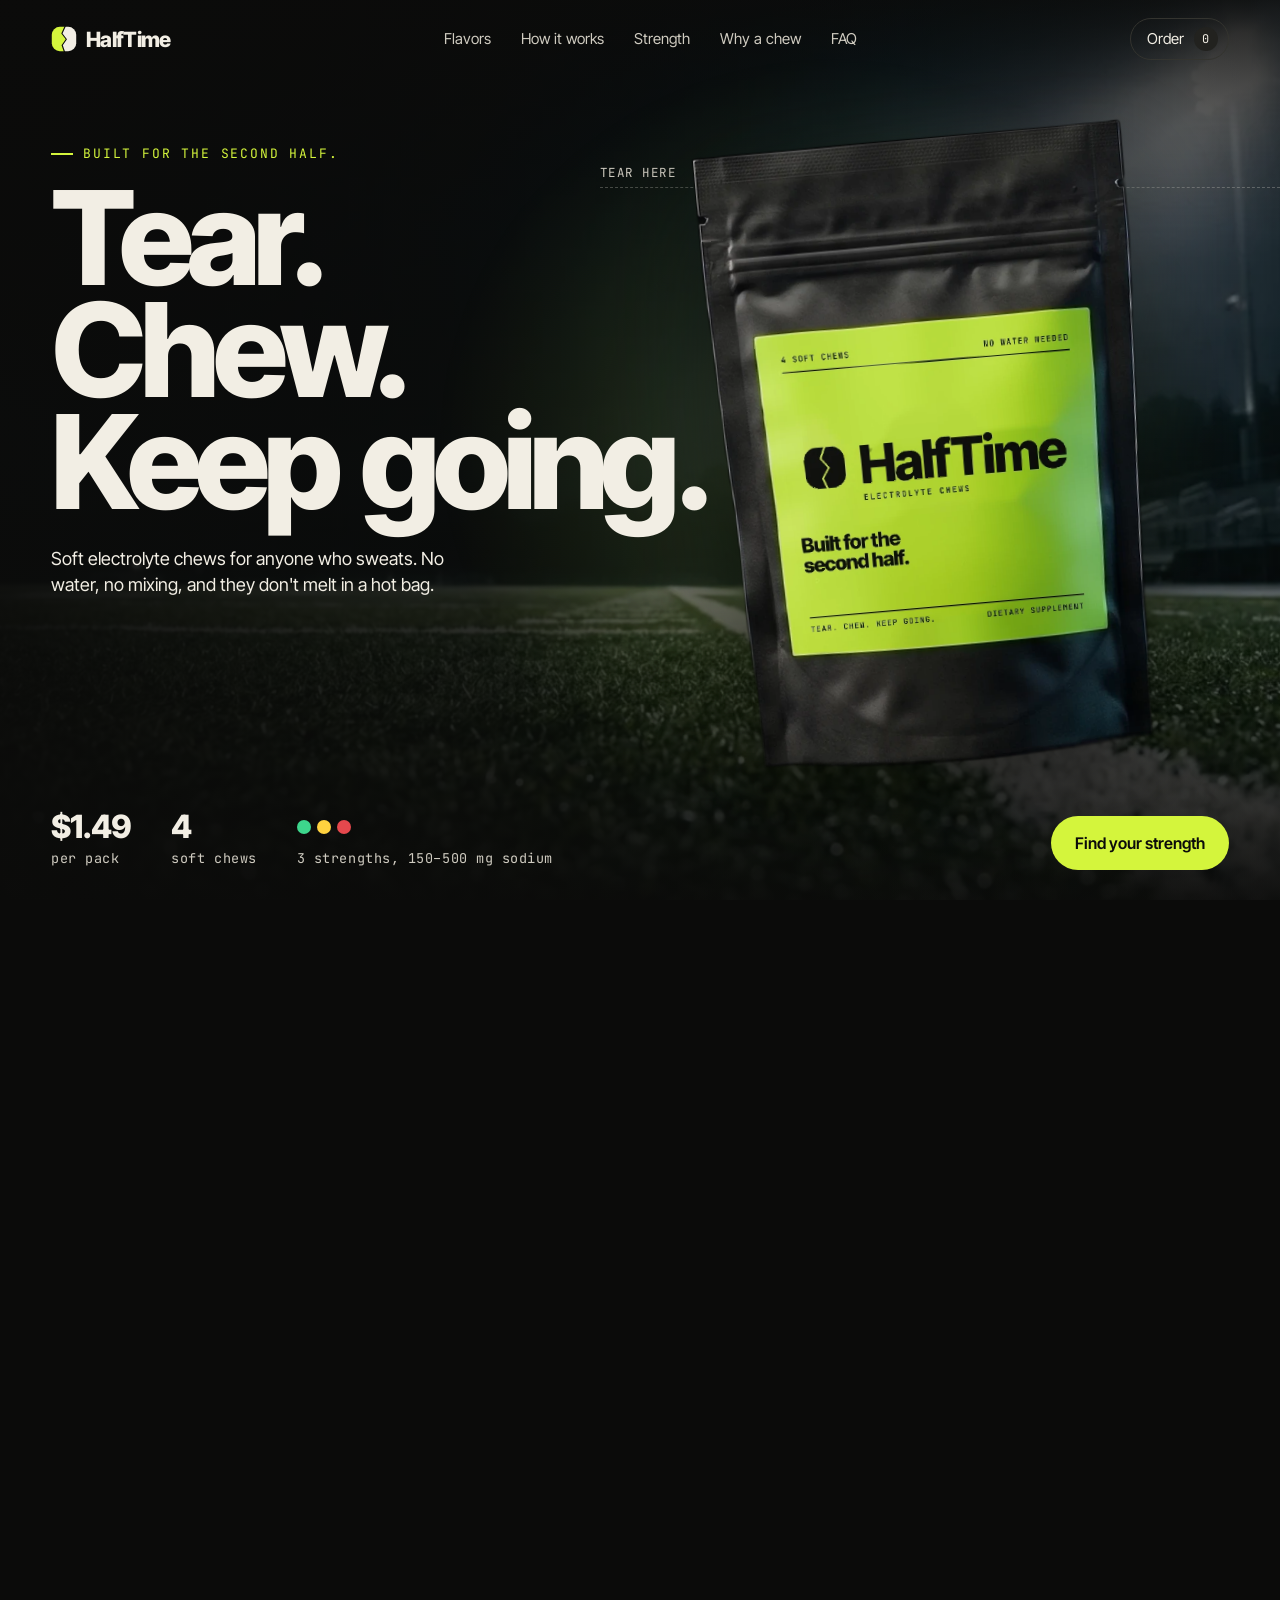
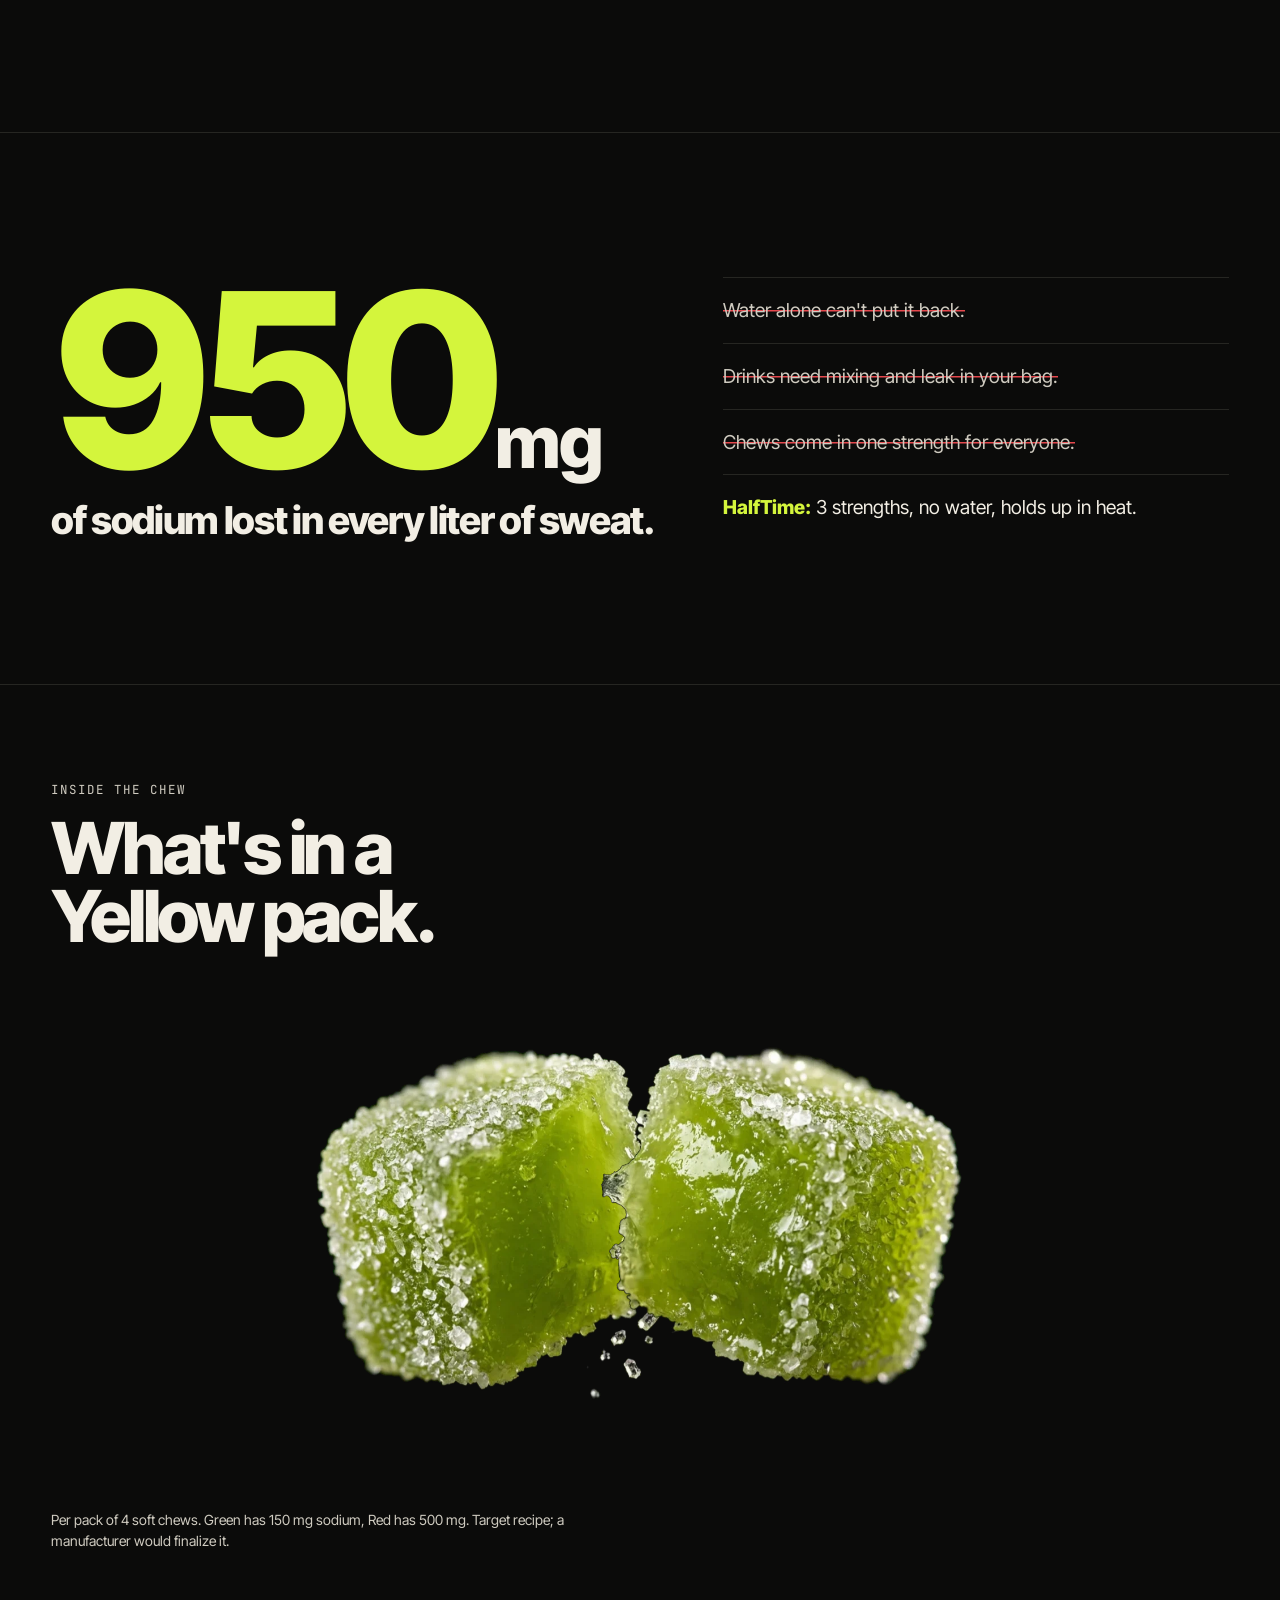
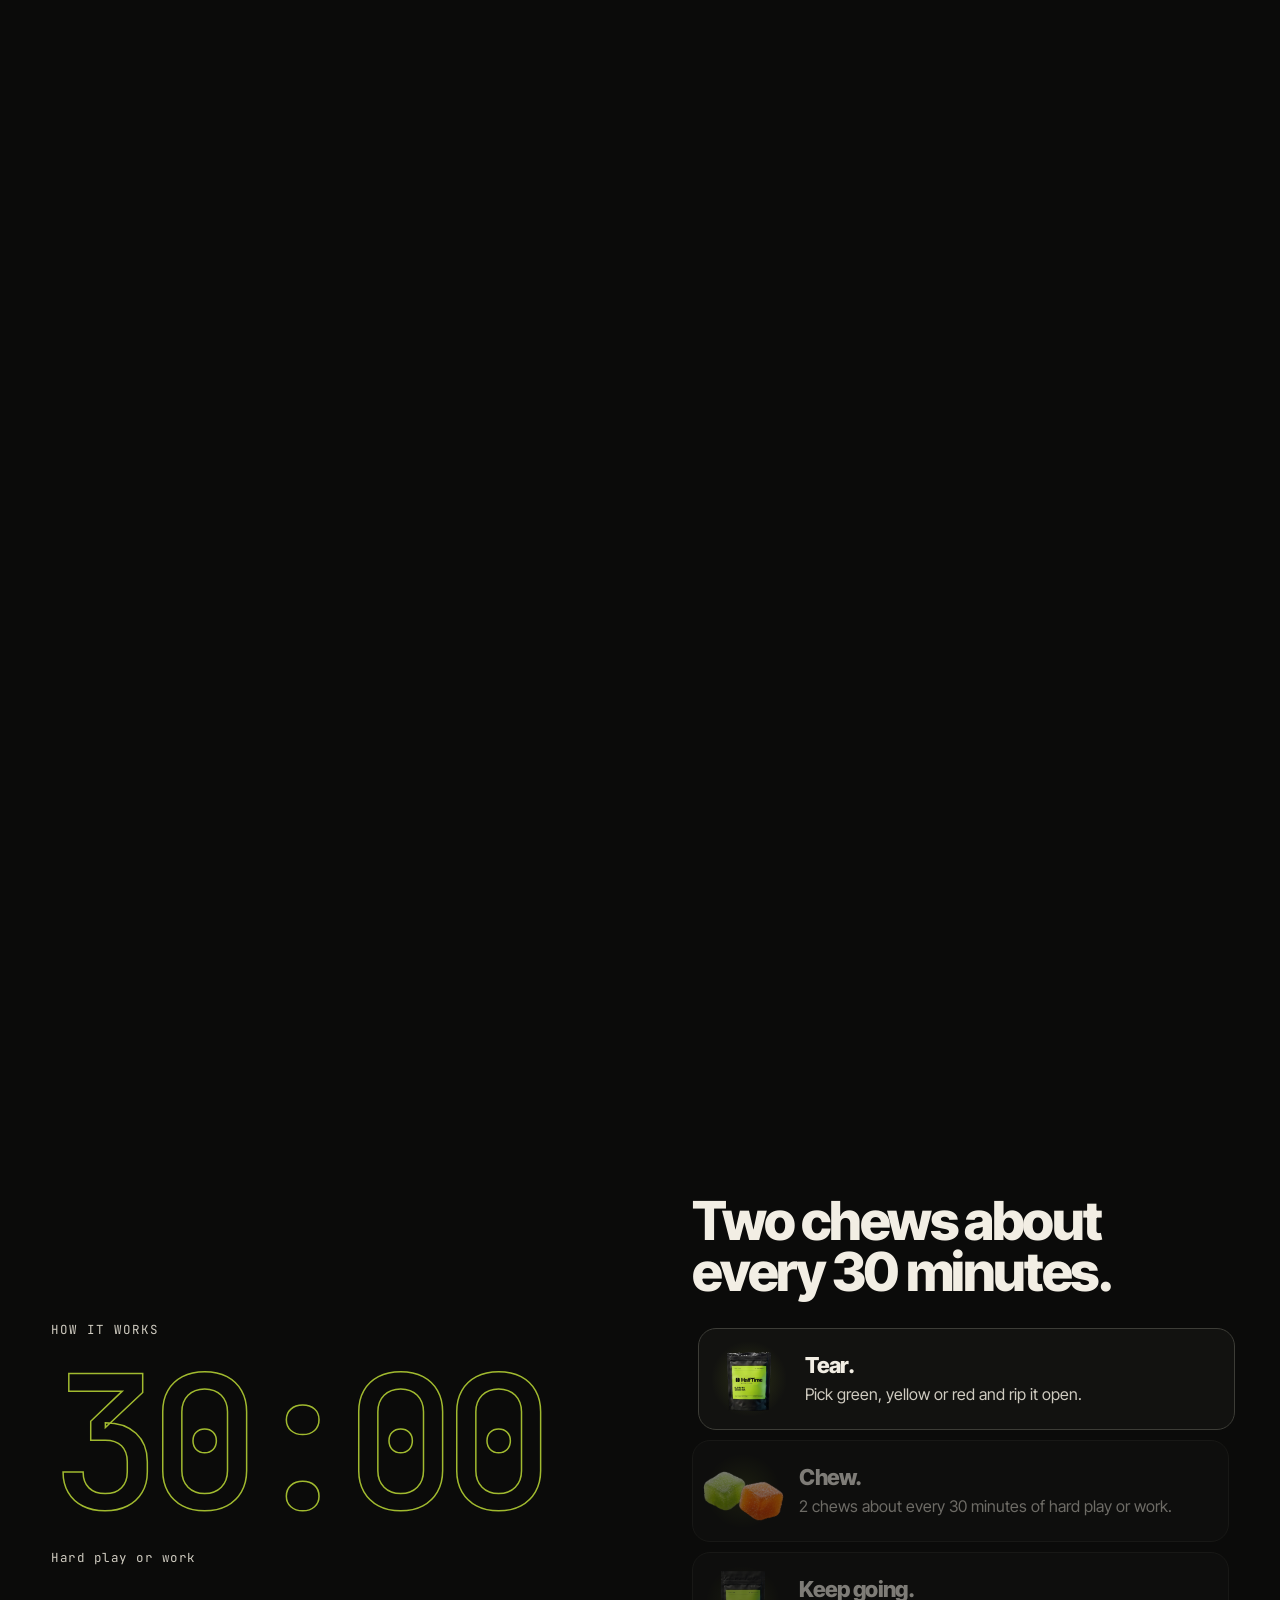
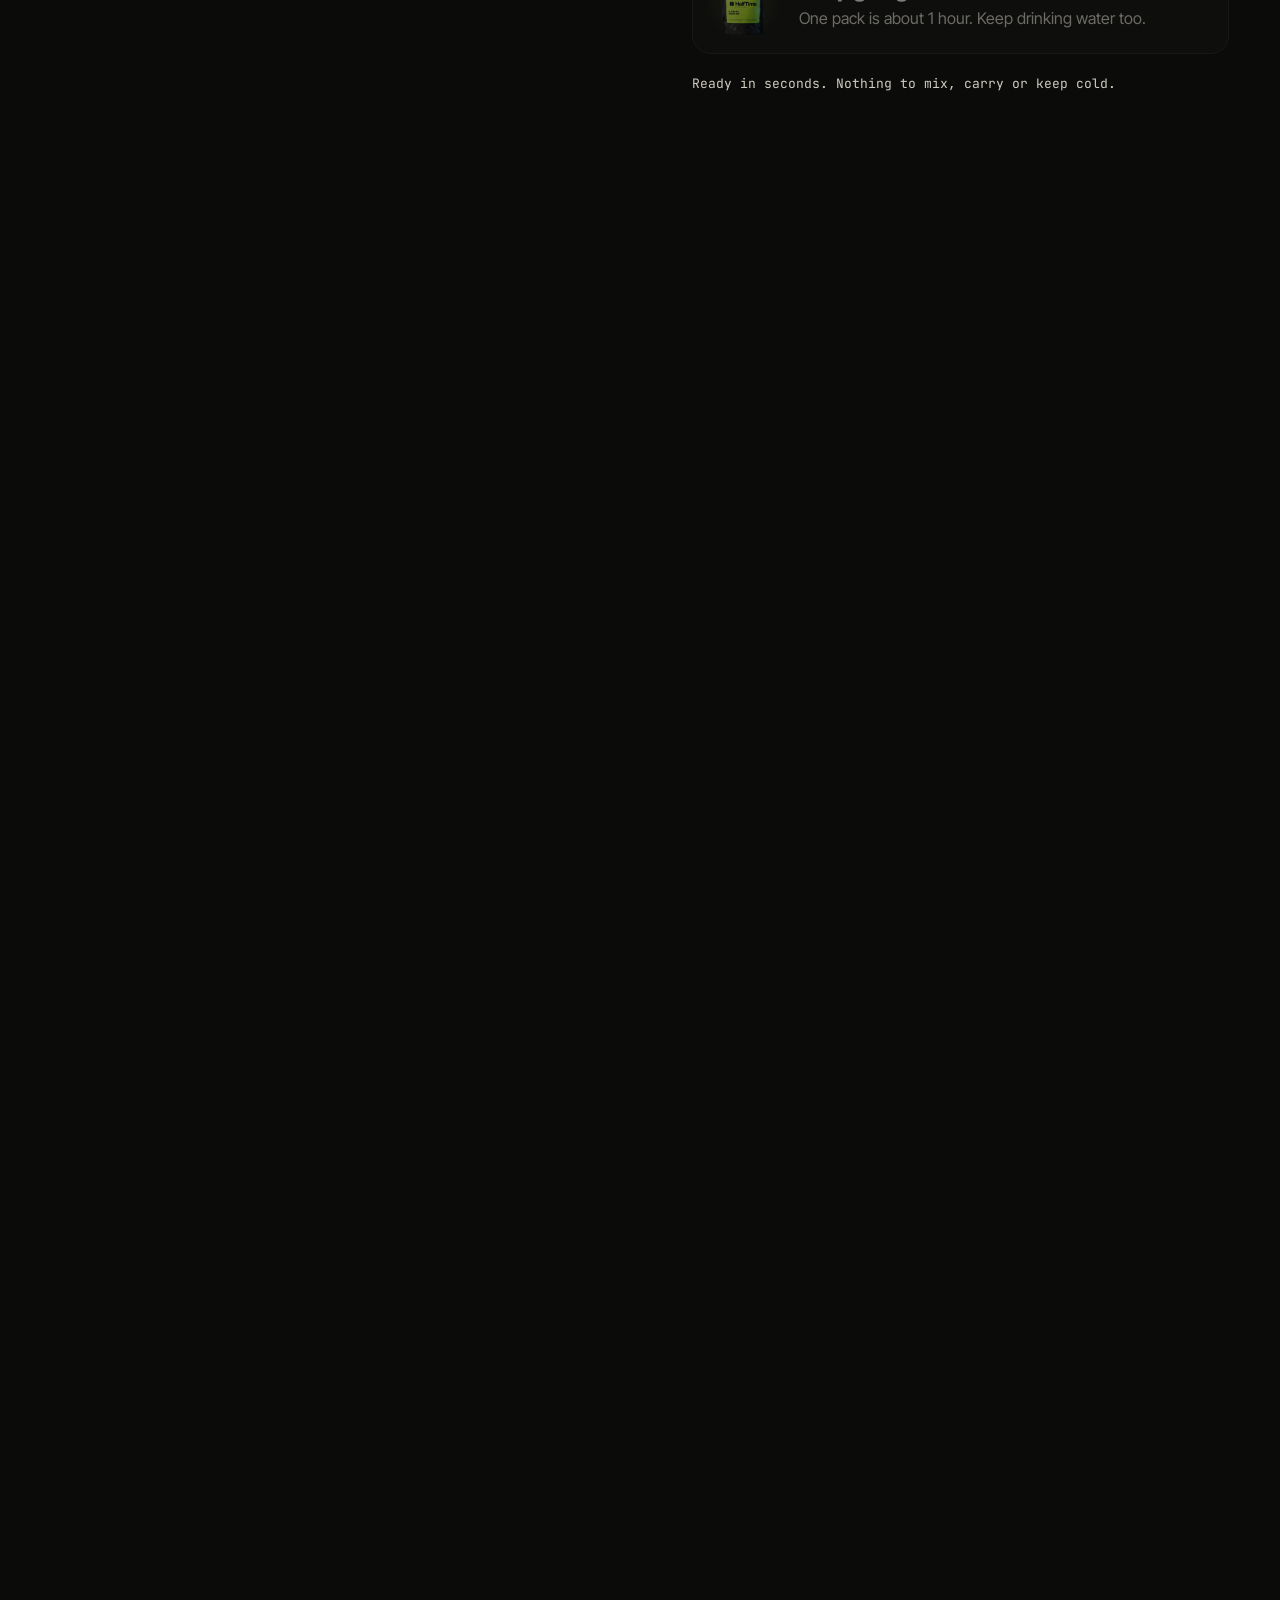
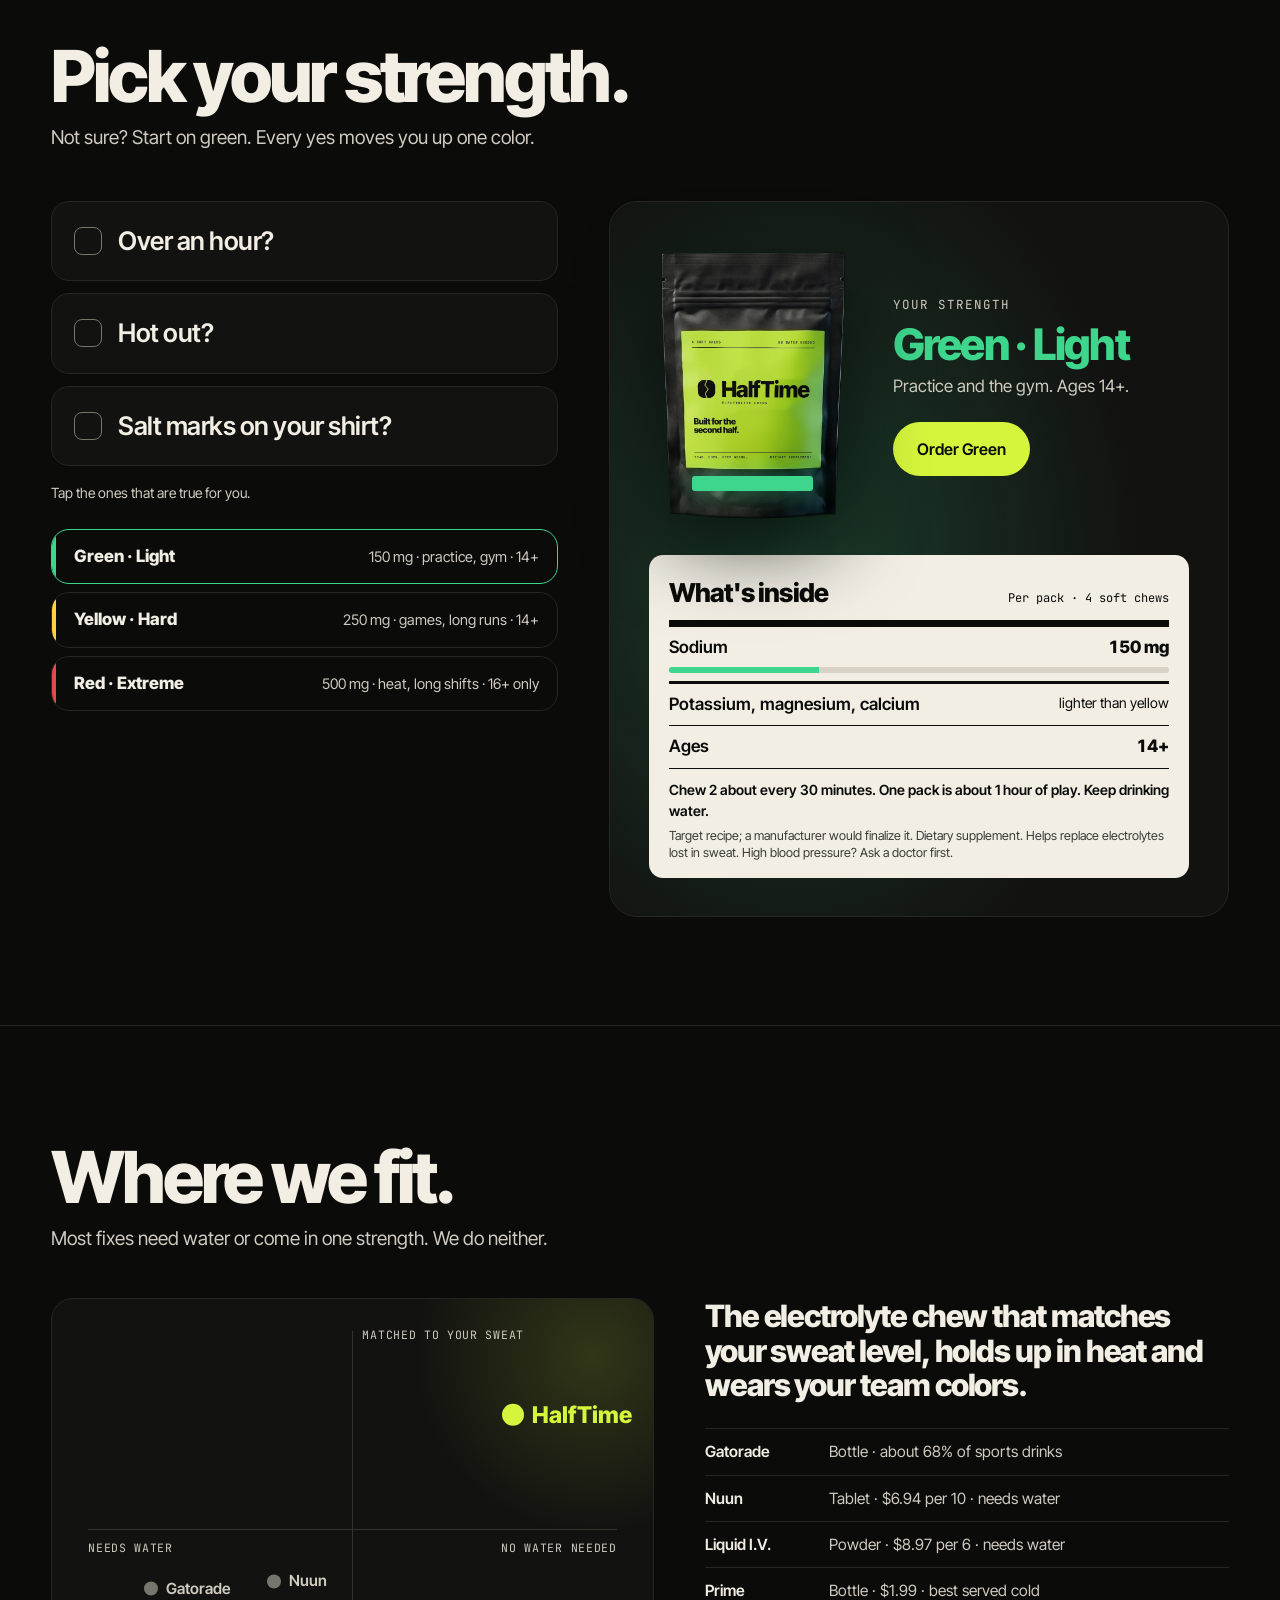
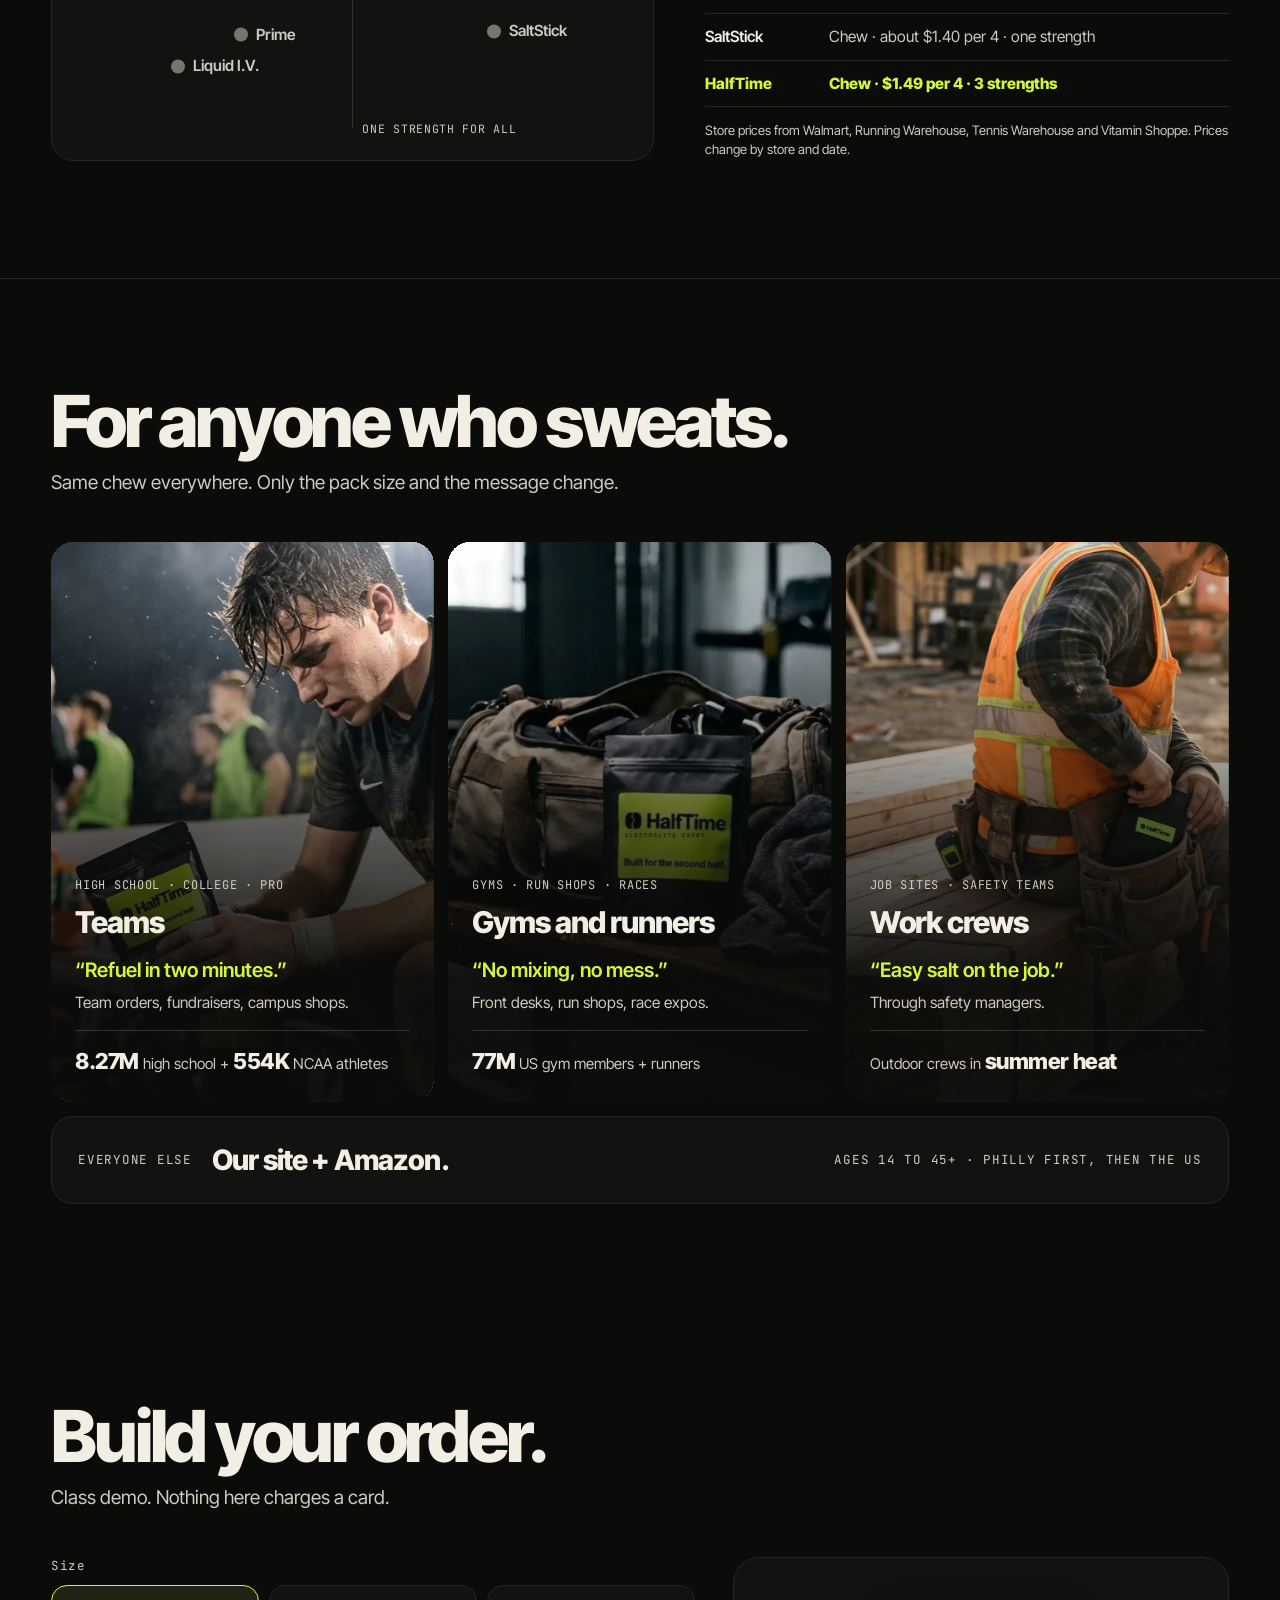
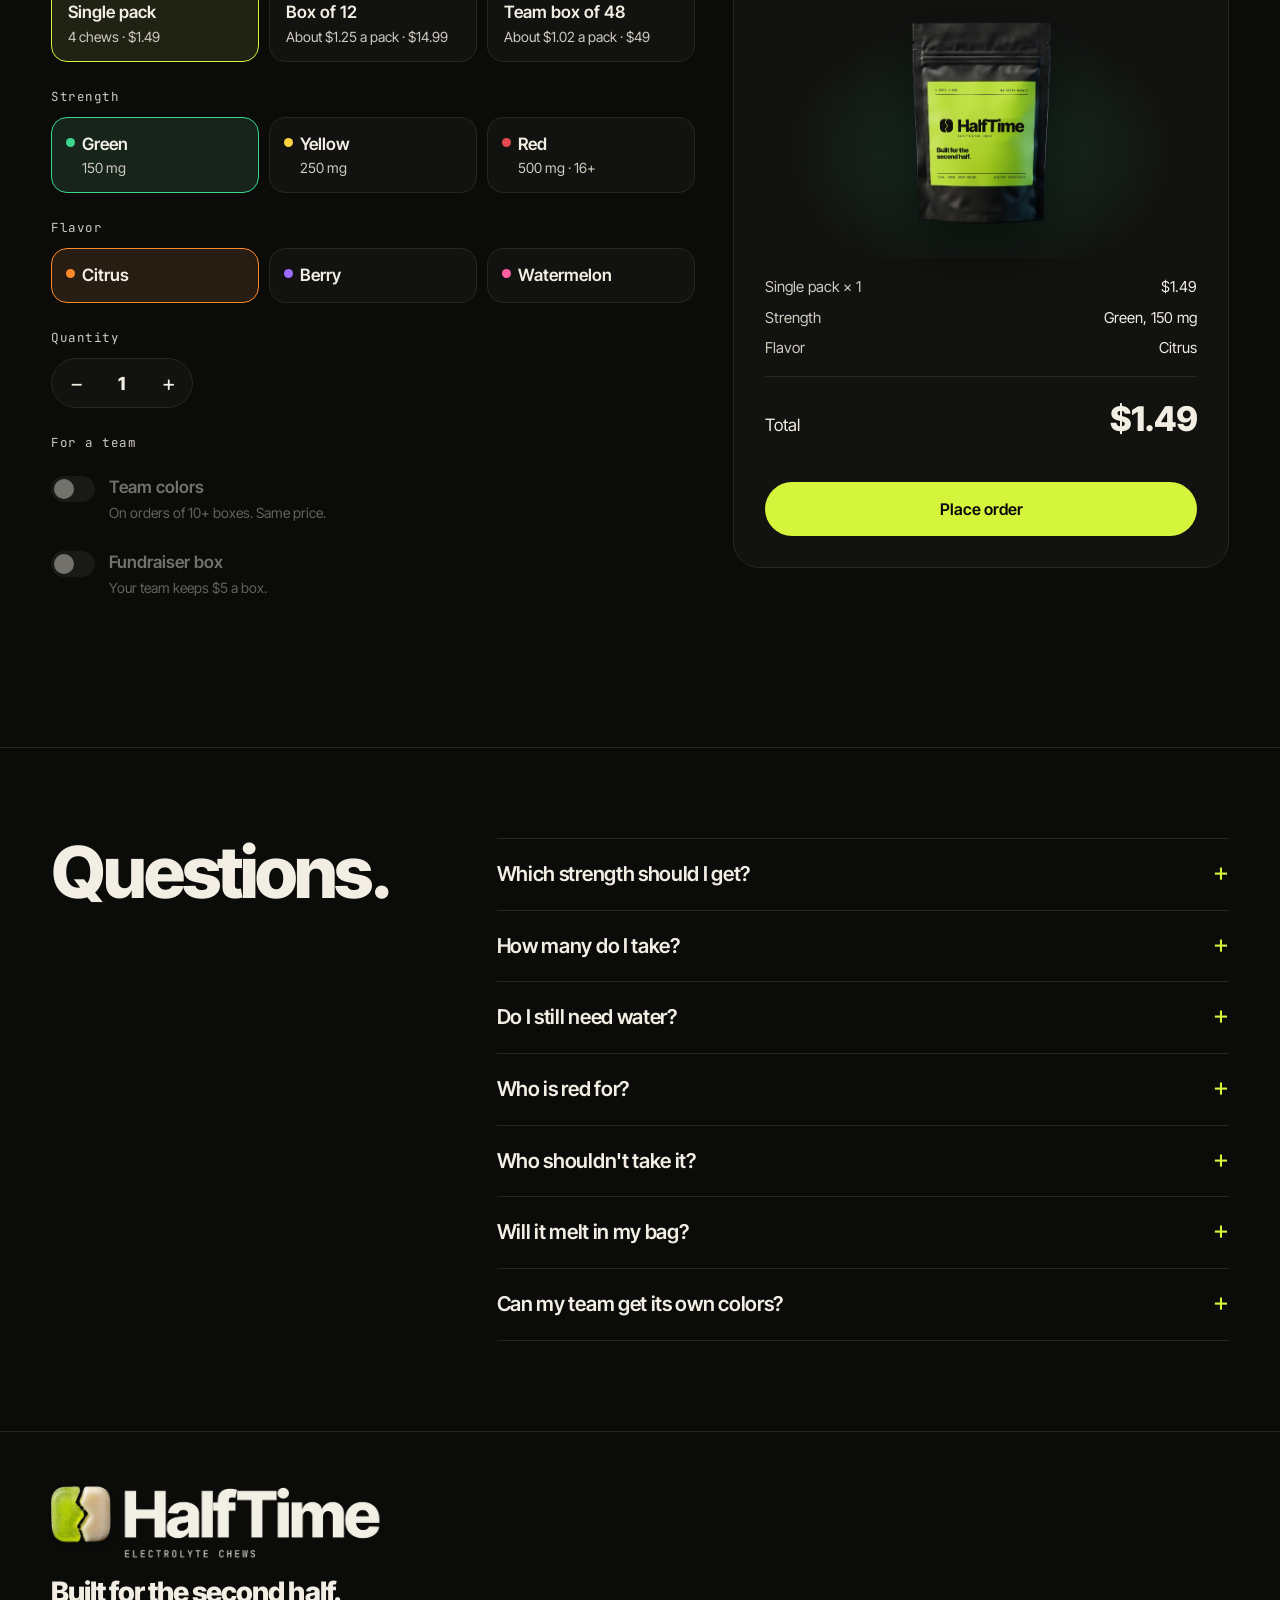
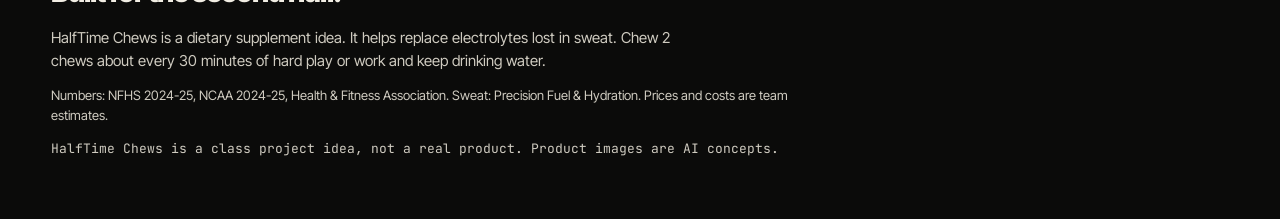
<file: index.html>
<!doctype html>
<html lang="en">
<head>
<meta charset="utf-8">
<meta name="viewport" content="width=device-width,initial-scale=1">
<title>HalfTime Chews: Built for the second half.</title>
<meta name="description" content="Soft electrolyte chews for anyone who sweats. 4 chews per pack, 3 strengths, no water or mixing. A class project idea.">
<meta property="og:title" content="HalfTime Chews">
<meta property="og:description" content="Tear. Chew. Keep going. Soft electrolyte chews in 3 strengths. A class project idea.">
<meta property="og:image" content="img/og.jpg">
<meta name="theme-color" content="#0B0B0A">
<link rel="preload" href="fonts/inter-tight-latin-800-normal.woff2" as="font" type="font/woff2" crossorigin>
<link rel="preload" href="img/pack.webp" as="image">
<link rel="preload" href="img/hero-field.webp" as="image">
<link rel="icon" href="favicon.svg" type="image/svg+xml">
<link rel="stylesheet" href="style.css">
</head>
<body>

<nav class="nav" aria-label="Main">
  <a class="wm" href="#top" aria-label="HalfTime Chews, back to top"><svg class="wm-mark" viewBox="0 0 100 100" aria-hidden="true"><defs><clipPath id="wmk"><rect x="3" y="3" width="94" height="94" rx="31"/></clipPath></defs><g clip-path="url(#wmk)"><polygon points="0,0 52.6,0 39.6,29 56.6,51 40.6,74 49.6,100 0,100" fill="#D4F53C"/><polygon points="100,0 57.4,0 44.4,29 61.4,51 45.4,74 54.4,100 100,100" fill="#F2EEE4"/></g></svg><span>HalfTime</span></a>
  <ul>
    <li><a href="#flavors">Flavors</a></li>
    <li><a href="#how">How it works</a></li>
    <li><a href="#strength">Strength</a></li>
    <li><a href="#why">Why a chew</a></li>
    <li><a href="#faq">FAQ</a></li>
  </ul>
  <a class="nav-order" href="#order">Order <span class="cart-n" aria-live="polite">0</span></a>
</nav>

<main id="top">

<!-- HERO + FLAVOR SCENES: one pinned stage -->
<section class="stage" id="stage" aria-label="HalfTime Chews">
  <div class="stage-in" data-bg="a">
    <div class="bgx" aria-hidden="true">
      <div class="bgx-photo"></div>
      <div class="bgx-board"><span class="bd-k">HALF 2</span><span class="bd-t">30:00</span></div>
      <svg class="bgx-field" viewBox="0 0 1600 400" preserveAspectRatio="none"><g fill="none" stroke="currentColor" stroke-width="2"><path d="M-400 400 L700 0"/><path d="M0 400 L760 0"/><path d="M400 400 L820 0"/><path d="M800 400 L880 0"/><path d="M1200 400 L940 0"/><path d="M1600 400 L1000 0"/><path d="M2000 400 L1060 0"/></g></svg>
      <div class="bgx-floor"></div>
      <div class="bgx-dust"></div>
    </div>
    <div class="glow g-hero"></div>
    <div class="glow g-s" style="--c:#FF8A2A"></div>
    <div class="glow g-s" style="--c:#9D6BFF"></div>
    <div class="glow g-s" style="--c:#FF5FA2"></div>
    <div class="tear-line" aria-hidden="true"><span>TEAR HERE</span></div>

    <div class="hero-copy">
      <p class="kick">Built for the second half.</p>
      <h1><span>Tear.</span><span>Chew.</span><span>Keep going.</span></h1>
      <p class="sub">Soft electrolyte chews for anyone who sweats. No water, no mixing, and they don't melt in a hot bag.</p>
    </div>

    <div class="packw" aria-hidden="true">
      <img class="pk pk-closed" src="img/pack.webp" alt="" width="714" height="1000">
      <img class="pk pk-torn" src="img/pack-torn.webp" alt="" width="714" height="1000">
      <img class="pk pk-strip" src="img/pack-strip.webp" alt="" width="714" height="1000">
    </div>

    <div class="hero-info">
      <div class="facts">
        <div class="fact"><b>$1.49</b><span>per pack</span></div>
        <div class="fact"><b>4</b><span>soft chews</span></div>
        <div class="fact strengths"><b class="dots"><i class="g"></i><i class="y"></i><i class="r"></i></b><span>3 strengths, 150–500 mg sodium</span></div>
      </div>
      <a class="btn" href="#strength">Find your strength</a>
    </div>

    <!-- floating flavor objects (placed by JS) -->
    <div class="objs" aria-hidden="true"></div>
    <div class="ring" aria-hidden="true"></div>

    <!-- three flavor scenes on the same stage -->
    <div class="scenes" id="flavors">
      <article class="scene s1" style="--c:#FF8A2A">
        <p class="sc-k">Flavor idea we're testing</p>
        <h2 class="sc-name">Citrus.</h2>
        <p class="sc-line">Bright orange with a little zest.</p>
        <p class="sc-meta">4 soft chews · no water · won't melt in a hot bag</p>
        <div class="sc-buy" data-flavor="Citrus">
          <div class="sc-str" role="group" aria-label="Strength for Citrus">
            <button type="button" class="sp on" data-s="0" aria-pressed="true" style="--s:#3DD68C">Green <em>150 mg</em></button>
            <button type="button" class="sp" data-s="1" aria-pressed="false" style="--s:#FFD23F">Yellow <em>250 mg</em></button>
            <button type="button" class="sp" data-s="2" aria-pressed="false" style="--s:#E5484D">Red <em>500 mg</em><span class="ag">16+</span></button>
          </div>
          <button type="button" class="btn sc-add">Add pack · $1.49</button>
          <a class="sc-box" href="#order">or a box of 12 for $14.99</a>
        </div>
        <img class="sc-rm" src="img/chew-citrus.webp" alt="Orange citrus chew" width="400" height="400">
      </article>
      <article class="scene s2" style="--c:#9D6BFF">
        <p class="sc-k">Flavor idea we're testing</p>
        <h2 class="sc-name">Berry.</h2>
        <p class="sc-line">Deep mixed berry.</p>
        <p class="sc-meta">4 soft chews · no water · won't melt in a hot bag</p>
        <div class="sc-buy" data-flavor="Berry">
          <div class="sc-str" role="group" aria-label="Strength for Berry">
            <button type="button" class="sp on" data-s="0" aria-pressed="true" style="--s:#3DD68C">Green <em>150 mg</em></button>
            <button type="button" class="sp" data-s="1" aria-pressed="false" style="--s:#FFD23F">Yellow <em>250 mg</em></button>
            <button type="button" class="sp" data-s="2" aria-pressed="false" style="--s:#E5484D">Red <em>500 mg</em><span class="ag">16+</span></button>
          </div>
          <button type="button" class="btn sc-add">Add pack · $1.49</button>
          <a class="sc-box" href="#order">or a box of 12 for $14.99</a>
        </div>
        <img class="sc-rm" src="img/chew-berry.webp" alt="Violet berry chew" width="400" height="400">
      </article>
      <article class="scene s3" style="--c:#FF5FA2">
        <p class="sc-k">Flavor idea we're testing</p>
        <h2 class="sc-name">Watermelon.</h2>
        <p class="sc-line">Light, sweet watermelon.</p>
        <p class="sc-meta">4 soft chews · no water · won't melt in a hot bag</p>
        <div class="sc-buy" data-flavor="Watermelon">
          <div class="sc-str" role="group" aria-label="Strength for Watermelon">
            <button type="button" class="sp on" data-s="0" aria-pressed="true" style="--s:#3DD68C">Green <em>150 mg</em></button>
            <button type="button" class="sp" data-s="1" aria-pressed="false" style="--s:#FFD23F">Yellow <em>250 mg</em></button>
            <button type="button" class="sp" data-s="2" aria-pressed="false" style="--s:#E5484D">Red <em>500 mg</em><span class="ag">16+</span></button>
          </div>
          <button type="button" class="btn sc-add">Add pack · $1.49</button>
          <a class="sc-box" href="#order">or a box of 12 for $14.99</a>
        </div>
        <img class="sc-rm" src="img/chew-watermelon.webp" alt="Pink watermelon chew" width="400" height="400">
      </article>
    </div>

    <div class="dock" aria-hidden="true">
      <div class="dk" style="--c:#FF8A2A"><i></i><span>Citrus</span></div>
      <div class="dk" style="--c:#9D6BFF"><i></i><span>Berry</span></div>
      <div class="dk" style="--c:#FF5FA2"><i></i><span>Watermelon</span></div>
    </div>

    <div class="ctags" aria-hidden="true">
      <div class="ctag" style="--c:#FF8A2A"><i></i><b>Citrus</b><span>bright orange, a little zest</span></div>
      <div class="ctag" style="--c:#9D6BFF"><i></i><b>Berry</b><span>deep mixed berry</span></div>
      <div class="ctag" style="--c:#FF5FA2"><i></i><b>Watermelon</b><span>light and sweet</span></div>
    </div>
    <div class="chew c1" aria-hidden="true"><img src="img/chew-citrus.webp" alt=""></div>
    <div class="chew c2" aria-hidden="true"><img src="img/chew-berry.webp" alt=""></div>
    <div class="chew c3" aria-hidden="true"><img src="img/chew-watermelon.webp" alt=""></div>
  </div>
</section>

<!-- THE PROBLEM -->
<section class="prob" aria-labelledby="probH">
  <div class="prob-num">
    <p class="big" aria-hidden="true"><span class="n950">950</span><small>mg</small></p>
    <h2 id="probH" class="prob-h">of sodium lost in every liter of sweat.</h2>
  </div>
  <ul class="prob-list">
    <li><span>Water alone can't put it back.</span></li>
    <li><span>Drinks need mixing and leak in your bag.</span></li>
    <li><span>Chews come in one strength for everyone.</span></li>
    <li class="ours"><b>HalfTime:</b> 3 strengths, no water, holds up in heat.</li>
  </ul>
</section>

<!-- INSIDE THE CHEW: halves pull apart, numbers in the seam -->
<section class="inside" id="inside" aria-labelledby="insH">
  <div class="ins-in">
    <div class="ins-head">
      <p class="mono">Inside the chew</p>
      <h2 id="insH">What's in a Yellow pack.</h2>
    </div>
    <div class="ins-stage" aria-hidden="true">
      <div class="ins-glow"></div>
      <img class="ins-h ins-l" src="img/inside-l.webp" alt="" width="1310" height="690" loading="lazy">
      <img class="ins-h ins-r" src="img/inside-r.webp" alt="" width="1310" height="690" loading="lazy">
    </div>
    <dl class="ins-stack">
      <div class="ins-row big"><dt>Sodium</dt><dd><span class="cnt" data-v="250">250</span> mg</dd></div>
      <div class="ins-row"><dt>Potassium</dt><dd><span class="cnt" data-v="75">75</span> mg</dd></div>
      <div class="ins-row"><dt>Magnesium</dt><dd><span class="cnt" data-v="12">12</span> mg</dd></div>
      <div class="ins-row"><dt>Calcium</dt><dd><span class="cnt" data-v="20">20</span> mg</dd></div>
      <div class="ins-row"><dt>Calories</dt><dd>~<span class="cnt" data-v="20">20</span></dd></div>
    </dl>
    <p class="ins-foot">Per pack of 4 soft chews. Green has 150 mg sodium, Red has 500 mg. Target recipe; a manufacturer would finalize it.</p>
  </div>
</section>

<!-- HOW IT WORKS: the 30:00 clock + steps -->
<section class="how" id="how">
  <div class="how-in">
    <div class="clock-wrap">
      <p class="mono">How it works</p>
      <div class="clock" aria-hidden="true"><span class="mm">30</span><span class="col">:</span><span class="ss">00</span></div>
      <p class="clock-label"><span class="cl-a">Hard play or work</span><span class="cl-b">Time for 2 chews</span></p>
    </div>
    <div class="how-copy">
      <h2>Two chews about every 30 minutes.</h2>
      <ol class="steps">
        <li class="stp on"><div class="stp-img"><img src="img/pack-torn.webp" alt="" width="714" height="1000" loading="lazy"></div><div><b>Tear.</b><span>Pick green, yellow or red and rip it open.</span></div></li>
        <li class="stp"><div class="stp-img two"><img src="img/chew-lime.webp" alt="" loading="lazy"><img src="img/chew-citrus.webp" alt="" loading="lazy"></div><div><b>Chew.</b><span>2 chews about every 30 minutes of hard play or work.</span></div></li>
        <li class="stp"><div class="stp-img"><img src="img/pack.webp" alt="" width="714" height="1000" loading="lazy"></div><div><b>Keep going.</b><span>One pack is about 1 hour. Keep drinking water too.</span></div></li>
      </ol>
      <p class="how-foot">Ready in seconds. Nothing to mix, carry or keep cold.</p>
    </div>
  </div>
</section>

<!-- STRENGTH PICKER + WHAT'S INSIDE -->
<section class="strength" id="strength">
  <div class="st-head">
    <h2>Pick your strength.</h2>
    <p>Not sure? Start on green. Every yes moves you up one color.</p>
  </div>
  <div class="st-body">
    <div class="quiz" role="group" aria-label="Strength questions">
      <button class="q" type="button" aria-pressed="false" data-q="long"><span class="q-box"></span><span class="q-t">Over an hour?</span></button>
      <button class="q" type="button" aria-pressed="false" data-q="hot"><span class="q-box"></span><span class="q-t">Hot out?</span></button>
      <button class="q" type="button" aria-pressed="false" data-q="salt"><span class="q-box"></span><span class="q-t">Salt marks on your shirt?</span></button>
      <p class="q-note">Tap the ones that are true for you.</p>
      <div class="lineup">
        <button class="lu" type="button" data-s="0" style="--s:#3DD68C"><b>Green · Light</b><span>150 mg · practice, gym · 14+</span></button>
        <button class="lu" type="button" data-s="1" style="--s:#FFD23F"><b>Yellow · Hard</b><span>250 mg · games, long runs · 14+</span></button>
        <button class="lu" type="button" data-s="2" style="--s:#E5484D"><b>Red · Extreme</b><span>500 mg · heat, long shifts · 16+ only</span></button>
      </div>
    </div>
    <div class="result" aria-live="polite">
      <div class="res-top">
        <div class="res-pack">
          <img src="img/pack.webp" alt="HalfTime Chews pack" width="714" height="1000">
          <div class="res-band"></div>
        </div>
        <div class="res-copy">
          <p class="res-k">Your strength</p>
          <h3 class="res-name">Green · Light</h3>
          <p class="res-use">Practice and the gym. Ages 14+.</p>
          <a class="btn res-btn" href="#order">Order Green</a>
        </div>
      </div>
      <div class="facts-panel" aria-label="What's inside">
        <div class="fp-head"><b>What's inside</b><span>Per pack · 4 soft chews</span></div>
        <dl class="fp-rows"></dl>
        <p class="fp-use">Chew 2 about every 30 minutes. One pack is about 1 hour of play. Keep drinking water.</p>
        <p class="fp-note">Target recipe; a manufacturer would finalize it. Dietary supplement. Helps replace electrolytes lost in sweat. High blood pressure? Ask a doctor first.</p>
      </div>
    </div>
  </div>
</section>

<!-- WHY A CHEW: positioning map -->
<section class="why" id="why">
  <div class="why-head">
    <h2>Where we fit.</h2>
    <p>Most fixes need water or come in one strength. We do neither.</p>
  </div>
  <div class="why-body">
    <div class="map" role="img" aria-label="Map: HalfTime is the only one matched to your sweat with no water needed. Gatorade, Nuun, Prime and Liquid I.V. need water and come in one strength. SaltStick needs no water but has one strength.">
      <div class="ax ax-x"></div><div class="ax ax-y"></div>
      <span class="al al-t">Matched to your sweat</span>
      <span class="al al-b">One strength for all</span>
      <span class="al al-l">Needs water</span>
      <span class="al al-r">No water needed</span>
      <div class="dot" style="--x:-.80;--y:-.32"><i></i>Gatorade</div>
      <div class="dot" style="--x:-.31;--y:-.28"><i></i>Nuun</div>
      <div class="dot" style="--x:-.44;--y:-.57"><i></i>Prime</div>
      <div class="dot" style="--x:-.69;--y:-.74"><i></i>Liquid I.V.</div>
      <div class="dot" style="--x:.56;--y:-.55"><i></i>SaltStick</div>
      <div class="dot us" style="--x:.62;--y:.62"><i></i>HalfTime</div>
    </div>
    <div class="why-side">
      <p class="why-pos">The electrolyte chew that matches your sweat level, holds up in heat and wears your team colors.</p>
      <dl class="cmp">
        <div><dt>Gatorade</dt><dd>Bottle · about 68% of sports drinks</dd></div>
        <div><dt>Nuun</dt><dd>Tablet · $6.94 per 10 · needs water</dd></div>
        <div><dt>Liquid I.V.</dt><dd>Powder · $8.97 per 6 · needs water</dd></div>
        <div><dt>Prime</dt><dd>Bottle · $1.99 · best served cold</dd></div>
        <div><dt>SaltStick</dt><dd>Chew · about $1.40 per 4 · one strength</dd></div>
        <div class="us"><dt>HalfTime</dt><dd>Chew · $1.49 per 4 · 3 strengths</dd></div>
      </dl>
      <p class="why-src">Store prices from Walmart, Running Warehouse, Tennis Warehouse and Vitamin Shoppe. Prices change by store and date.</p>
    </div>
  </div>
</section>

<!-- WHO + WHERE WE SELL -->
<section class="where" id="where">
  <div class="wh-head">
    <h2>For anyone who sweats.</h2>
    <p>Same chew everywhere. Only the pack size and the message change.</p>
  </div>
  <div class="wh-rows">
    <article class="wh">
      <figure><img src="img/ctx-athlete.webp" alt="A soccer player on the bench at night, holding a HalfTime pack" loading="lazy" width="1400" height="781"></figure>
      <div class="wh-t">
        <p class="wh-sub">High school · college · pro</p>
        <h3>Teams</h3>
        <q>Refuel in two minutes.</q>
        <p class="wh-where">Team orders, fundraisers, campus shops.</p>
        <p class="wh-stat"><b>8.27M</b> high school + <b>554K</b> NCAA athletes</p>
      </div>
    </article>
    <article class="wh">
      <figure><img src="img/ctx-gym.webp" alt="A gym bag on a bench with a HalfTime pack, someone tying their shoes behind it" loading="lazy" width="1400" height="781"></figure>
      <div class="wh-t">
        <p class="wh-sub">Gyms · run shops · races</p>
        <h3>Gyms and runners</h3>
        <q>No mixing, no mess.</q>
        <p class="wh-where">Front desks, run shops, race expos.</p>
        <p class="wh-stat"><b>77M</b> US gym members + runners</p>
      </div>
    </article>
    <article class="wh">
      <figure><img src="img/ctx-worker.webp" alt="A construction worker taking a break on a stack of lumber" loading="lazy" width="1400" height="781"></figure>
      <div class="wh-t">
        <p class="wh-sub">Job sites · safety teams</p>
        <h3>Work crews</h3>
        <q>Easy salt on the job.</q>
        <p class="wh-where">Through safety managers.</p>
        <p class="wh-stat">Outdoor crews in <b>summer heat</b></p>
      </div>
    </article>
  </div>
  <div class="wh-online"><span>Everyone else</span><b>Our site + Amazon.</b><span class="wh-ages">Ages 14 to 45+ · Philly first, then the US</span></div>
</section>

<!-- MOCK CHECKOUT -->
<section class="order" id="order">
  <div class="or-head">
    <h2>Build your order.</h2>
    <p>Class demo. Nothing here charges a card.</p>
  </div>
  <form class="or-grid" id="orderForm" novalidate>
    <div class="or-opts">
      <fieldset>
        <legend>Size</legend>
        <div class="chips" data-group="size">
          <label><input type="radio" name="size" value="single" checked><span><b>Single pack</b><em>4 chews · $1.49</em></span></label>
          <label><input type="radio" name="size" value="box12"><span><b>Box of 12</b><em>About $1.25 a pack · $14.99</em></span></label>
          <label><input type="radio" name="size" value="team48"><span><b>Team box of 48</b><em>About $1.02 a pack · $49</em></span></label>
        </div>
      </fieldset>
      <fieldset>
        <legend>Strength</legend>
        <div class="chips three" data-group="strength">
          <label style="--s:#3DD68C"><input type="radio" name="strength" value="0" checked><span><b>Green</b><em>150 mg</em></span></label>
          <label style="--s:#FFD23F"><input type="radio" name="strength" value="1"><span><b>Yellow</b><em>250 mg</em></span></label>
          <label style="--s:#E5484D"><input type="radio" name="strength" value="2"><span><b>Red</b><em>500 mg · 16+</em></span></label>
        </div>
      </fieldset>
      <fieldset>
        <legend>Flavor</legend>
        <div class="chips three" data-group="flavor">
          <label style="--s:#FF8A2A"><input type="radio" name="flavor" value="Citrus" checked><span><b>Citrus</b></span></label>
          <label style="--s:#9D6BFF"><input type="radio" name="flavor" value="Berry"><span><b>Berry</b></span></label>
          <label style="--s:#FF5FA2"><input type="radio" name="flavor" value="Watermelon"><span><b>Watermelon</b></span></label>
        </div>
      </fieldset>
      <fieldset class="qty-f">
        <legend>Quantity</legend>
        <div class="qty"><button type="button" class="qb" data-d="-1" aria-label="One less">−</button><output id="qty">1</output><button type="button" class="qb" data-d="1" aria-label="One more">+</button></div>
      </fieldset>
      <fieldset class="team-f">
        <legend>For a team</legend>
        <label class="tog"><input type="checkbox" id="teamColors"><span class="sw"></span><span><b>Team colors</b><em>On orders of 10+ boxes. Same price.</em></span></label>
        <div class="colors" id="colorPick" hidden>
          <button type="button" class="cc" style="--k:#1E3A8A" data-n="Navy" aria-label="Navy"></button>
          <button type="button" class="cc" style="--k:#2563EB" data-n="Royal blue" aria-label="Royal blue"></button>
          <button type="button" class="cc" style="--k:#8B1E2B" data-n="Maroon" aria-label="Maroon"></button>
          <button type="button" class="cc" style="--k:#1F7A3A" data-n="Forest" aria-label="Forest"></button>
          <button type="button" class="cc" style="--k:#D9581E" data-n="Orange" aria-label="Orange"></button>
          <button type="button" class="cc" style="--k:#5B2A86" data-n="Purple" aria-label="Purple"></button>
        </div>
        <label class="tog"><input type="checkbox" id="fundraiser"><span class="sw"></span><span><b>Fundraiser box</b><em>Your team keeps $5 a box.</em></span></label>
      </fieldset>
    </div>

    <aside class="or-sum" aria-live="polite">
      <div class="sum-vis">
        <img class="sum-pack" src="img/pack.webp" alt="" width="714" height="1000">
        <canvas class="sum-box" width="900" height="838" hidden></canvas>
        <p class="sum-cap" hidden>Team colors shown digitally</p>
      </div>
      <dl class="sum-lines"></dl>
      <div class="sum-total"><span>Total</span><b id="total">$1.49</b></div>
      <p class="sum-note" id="sumNote"></p>
      <button class="btn place" type="submit">Place order</button>
      <div class="done" id="done" hidden>
        <b>Class demo: no real payment.</b>
        <p>Nothing was charged. Thanks for testing HalfTime Chews.</p>
      </div>
    </aside>
  </form>
</section>

<!-- FAQ -->
<section class="faq" id="faq">
  <h2>Questions.</h2>
  <div class="faq-list">
    <details><summary>Which strength should I get?</summary><p>Start on green. Over an hour, hot out, or salt marks on your shirt: each yes moves you up one color.</p></details>
    <details><summary>How many do I take?</summary><p>2 chews about every 30 minutes of hard play or work. One pack of 4 is about 1 hour.</p></details>
    <details><summary>Do I still need water?</summary><p>Yes. Keep drinking water and eating normal meals. The chews help replace electrolytes lost in sweat.</p></details>
    <details><summary>Who is red for?</summary><p>Heavy sweaters in the heat, ages 16+ only. Heavy sweaters can lose 950 to 1,900 mg of sodium an hour, so even red only covers part of it.</p></details>
    <details><summary>Who shouldn't take it?</summary><p>It's for ages 14+ (red is 16+). If you have high blood pressure, ask a doctor first.</p></details>
    <details><summary>Will it melt in my bag?</summary><p>No. The chews are made to be heat-resistant, so they hold up in a hot bag.</p></details>
    <details><summary>Can my team get its own colors?</summary><p>Yes. Orders of 10+ boxes get packs printed in your team colors at the same price. Fundraiser boxes let your team keep $5 a box.</p></details>
  </div>
</section>

</main>

<footer class="foot">
  <img class="foot-logo" src="img/logo-gummy.webp" alt="HalfTime Electrolyte Chews" width="760" height="181" loading="lazy">
  <p class="foot-slo">Built for the second half.</p>
  <p class="foot-claim">HalfTime Chews is a dietary supplement idea. It helps replace electrolytes lost in sweat. Chew 2 chews about every 30 minutes of hard play or work and keep drinking water.</p>
  <p class="foot-src">Numbers: NFHS 2024-25, NCAA 2024-25, Health &amp; Fitness Association. Sweat: Precision Fuel &amp; Hydration. Prices and costs are team estimates.</p>
  <p class="foot-note">HalfTime Chews is a class project idea, not a real product. Product images are AI concepts.</p>
</footer>

<div class="toast" role="status" aria-live="polite"><span class="toast-t"></span><a href="#order">Checkout</a></div>

<script src="js/lenis.min.js"></script>
<script src="js/gsap.min.js"></script>
<script src="js/ScrollTrigger.min.js"></script>
<script src="main.js"></script>
</body>
</html>
</file>
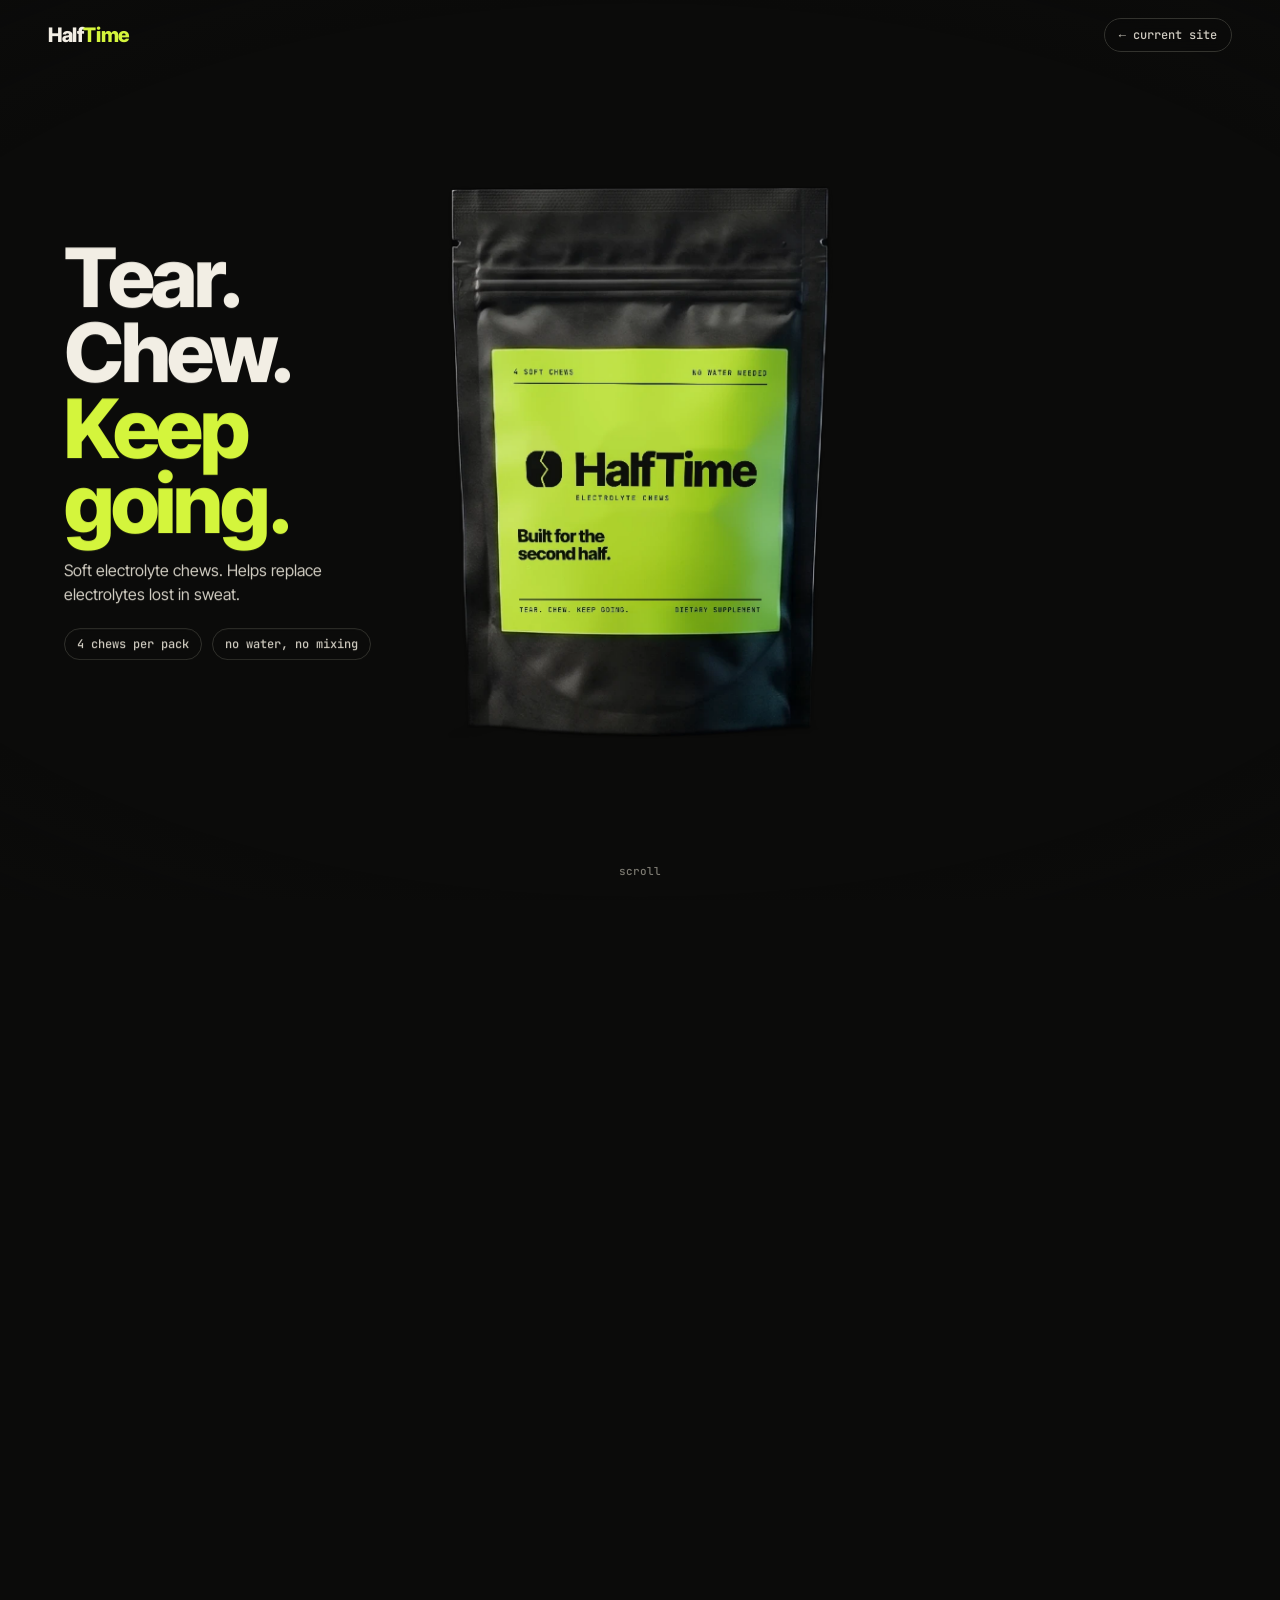
<file: hero-seq/index.html>
<!doctype html>
<html lang="en">
<head>
<meta charset="utf-8">
<meta name="viewport" content="width=device-width,initial-scale=1">
<link rel="icon" href="../favicon.svg" type="image/svg+xml">
<title>HalfTime Chews — scroll hero (crossfade version)</title>
<meta name="description" content="Soft electrolyte chews. 4 chews per pack, 3 strengths, no water or mixing. A class project idea.">
<style>
@font-face{font-family:IT;src:url(../fonts/inter-tight-latin-400-normal.woff2) format("woff2");font-weight:400;font-display:swap}
@font-face{font-family:IT;src:url(../fonts/inter-tight-latin-600-normal.woff2) format("woff2");font-weight:600;font-display:swap}
@font-face{font-family:IT;src:url(../fonts/inter-tight-latin-800-normal.woff2) format("woff2");font-weight:800;font-display:swap}
@font-face{font-family:JB;src:url(../fonts/jetbrains-mono-latin-500-normal.woff2) format("woff2");font-weight:500;font-display:swap}
:root{--bg:#0B0B0A;--tx:#F2EEE4;--soft:#CFCBC0;--mu:#9E9B90;--lime:#D4F53C;--g:#3DD68C;--y:#FFD23F;--r:#E5484D}
*{box-sizing:border-box;margin:0;padding:0}
html{background:var(--bg)}
body{background:var(--bg);color:var(--tx);font-family:IT,system-ui,sans-serif;-webkit-font-smoothing:antialiased;overflow-x:clip}
a{color:inherit}
.nav{position:fixed;inset:0 0 auto 0;z-index:20;display:flex;justify-content:space-between;align-items:center;padding:18px clamp(18px,4vw,48px);pointer-events:none}
.nav>*{pointer-events:auto}
.wm{font-weight:800;font-size:20px;letter-spacing:-.02em;text-decoration:none}.wm b{color:var(--lime)}
.nav a.back{font-family:JB,monospace;font-size:12px;color:var(--soft);text-decoration:none;border:1px solid #33332e;padding:8px 14px;border-radius:99px;background:rgba(11,11,10,.6);backdrop-filter:blur(8px)}

.track{height:640vh;position:relative}
.stage{position:sticky;top:0;height:100vh;height:100svh;overflow:hidden}
.layer{position:absolute;left:50%;top:50%;height:min(94svh,1100px);aspect-ratio:9/16;mix-blend-mode:screen;opacity:0;will-change:transform,opacity;pointer-events:none;-webkit-mask-image:radial-gradient(ellipse closest-side at 50% 50%,#000 70%,transparent 100%);mask-image:radial-gradient(ellipse closest-side at 50% 50%,#000 70%,transparent 100%)}
.layer img{width:100%;height:100%;object-fit:contain;display:block}
.packwrap{position:absolute;left:50%;top:50%;height:min(66svh,720px);aspect-ratio:714/1000;will-change:transform;pointer-events:none}
.packwrap img{position:absolute;inset:0;width:100%;height:100%;object-fit:contain;will-change:opacity}
.glow{position:absolute;left:50%;top:52%;width:min(80vw,760px);aspect-ratio:1;border-radius:50%;opacity:0;filter:blur(40px);pointer-events:none;will-change:opacity}

.copy{position:absolute;z-index:10;opacity:0;will-change:opacity,transform}
.hero-copy{left:clamp(18px,5vw,72px);top:50%;transform:translateY(-50%);max-width:min(30vw,420px)}
.h1{font-weight:800;font-size:clamp(2.7rem,6.4vw,6.4rem);line-height:.92;letter-spacing:-.04em}
.h1 em{font-style:normal;color:var(--lime)}
.sub{margin-top:18px;color:var(--soft);font-size:clamp(15px,1.25vw,18px);line-height:1.45;max-width:30ch}
.pills{margin-top:22px;display:flex;gap:10px;flex-wrap:wrap}
.pill{font-family:JB,monospace;font-size:12px;color:var(--soft);border:1px solid #33332e;border-radius:99px;padding:7px 12px}
.cta{display:inline-flex;margin-top:26px;background:var(--lime);color:#0B0B0A;font-weight:600;font-size:16px;padding:15px 24px;border-radius:99px;text-decoration:none}
.side-copy{right:clamp(18px,5vw,72px);top:50%;transform:translateY(-50%);max-width:min(26vw,360px)}
.h2{font-weight:800;font-size:clamp(2rem,3.8vw,3.6rem);line-height:.98;letter-spacing:-.035em}
.p{margin-top:14px;color:var(--soft);font-size:clamp(15px,1.2vw,18px);line-height:1.5}
.scroll{position:absolute;z-index:10;left:50%;bottom:22px;transform:translateX(-50%);font-family:JB,monospace;font-size:11px;color:var(--mu);transition:opacity .3s}

.lineup{position:absolute;z-index:11;right:clamp(18px,5vw,72px);top:50%;transform:translateY(-50%);width:min(30vw,400px);opacity:0;display:flex;flex-direction:column;gap:12px}
.lineup h2{margin-bottom:6px}
.opt{all:unset;box-sizing:border-box;cursor:pointer;display:grid;grid-template-columns:auto 1fr;gap:2px 14px;align-items:center;padding:14px 16px;border:1px solid #2a2a26;border-radius:16px;background:rgba(18,18,16,.72);backdrop-filter:blur(8px);transition:border-color .25s,background .25s,transform .25s}
.opt:focus-visible{outline:2px solid var(--lime);outline-offset:3px}
.opt .mg{grid-row:1/3;font-weight:800;font-size:1.9rem;letter-spacing:-.03em;line-height:1;min-width:3.3ch}
.opt .mg small{font-size:.9rem;font-weight:600;color:var(--mu);margin-left:2px}
.opt b{font-weight:600;font-size:16px}
.opt span.d{font-size:13px;color:var(--mu)}
.opt[data-i="0"] .mg{color:var(--g)}.opt[data-i="1"] .mg{color:var(--y)}.opt[data-i="2"] .mg{color:var(--r)}
.opt.on{background:rgba(26,26,22,.92);transform:translateX(-6px)}
.opt[data-i="0"].on{border-color:var(--g)}.opt[data-i="1"].on{border-color:var(--y)}.opt[data-i="2"].on{border-color:var(--r)}
.note{font-size:13px;color:var(--mu);margin-top:2px}

.end{position:absolute;z-index:12;inset:auto 0 0 0;padding:0 clamp(18px,5vw,72px) 26px;display:flex;justify-content:space-between;align-items:flex-end;gap:20px;opacity:0;pointer-events:none}
.end .fine{font-size:12px;color:var(--mu);max-width:56ch;line-height:1.45}
.end a{pointer-events:auto}
.vig{position:absolute;inset:0;z-index:5;pointer-events:none;background:radial-gradient(120% 90% at 50% 50%,transparent 55%,rgba(11,11,10,.7) 100%)}

@media (max-width:760px){
  .track{height:600vh}
  .layer{height:min(88svh,900px)}
  .packwrap{height:min(46svh,520px);top:41%}
  .hero-copy,.side-copy{left:18px;right:18px;top:auto;bottom:calc(8svh + 8px);transform:none;max-width:none}
  .h1{font-size:clamp(2.6rem,13vw,3.6rem)}
  .sub{max-width:34ch;margin-top:12px}
  .pills{margin-top:14px}.pill{font-size:11px;padding:6px 10px}
  .cta{margin-top:16px;padding:13px 20px}
  .h2{font-size:2.1rem}
  .lineup{left:14px;right:14px;width:auto;top:auto;bottom:18px;transform:none;flex-direction:row;gap:8px}
  .lineup h2,.lineup .note{display:none}
  .opt{flex:1;grid-template-columns:1fr;text-align:left;padding:10px 11px;border-radius:14px;gap:0}
  .opt .mg{grid-row:auto;font-size:1.45rem;min-width:0}
  .opt b{font-size:13px}.opt span.d{display:none}
  .opt.on{transform:translateY(-4px)}
  .lineup-cap{position:absolute;z-index:11;left:18px;right:18px;bottom:calc(86px + env(safe-area-inset-bottom));opacity:0}
  .end{flex-direction:column-reverse;align-items:flex-start;gap:10px;bottom:132px;padding-bottom:0}
  .end .fine{max-width:44ch}
  .vig{background:linear-gradient(to top,rgba(11,11,10,.88) 0%,rgba(11,11,10,.55) 26%,transparent 52%)}
}
@media (min-width:761px){.lineup-cap{display:none}}
@media (prefers-reduced-motion:reduce){.scroll{display:none}}
</style>
</head>
<body>
<header class="nav"><a class="wm" href="../index.html">Half<b>Time</b></a><a class="back" href="../index.html">← current site</a></header>

<main class="track" id="track">
 <div class="stage" id="stage">
  <div class="glow" id="glow"></div>

  <div class="layer" id="fallA"><img src="img/fall-a.webp" alt="" width="900" height="1613"></div>
  <div class="layer" id="fallB"><img src="img/fall-b.webp" alt="" width="900" height="1613"></div>
  <div class="layer" id="burst"><img src="img/burst-a.webp" alt="" width="900" height="1613"></div>

  <div class="packwrap" id="packwrap">
    <img id="pack" src="img/pack.webp" alt="HalfTime Electrolyte Chews pouch" width="714" height="1000">
    <img id="torn" src="img/pack-torn.webp" alt="" width="714" height="1000" style="opacity:0">
  </div>

  <div class="layer" id="landG"><img src="img/land-green.webp" alt="Green chews landing on a card" width="900" height="1613"></div>
  <div class="layer" id="landY"><img src="img/land-yellow.webp" alt="Yellow chews landing on a card" width="900" height="1613"></div>
  <div class="layer" id="landR"><img src="img/land-red.webp" alt="Red chews landing on a card" width="900" height="1613"></div>
  <div class="vig"></div>

  <div class="copy hero-copy" id="c0" style="opacity:1">
    <h1 class="h1">Tear.<br>Chew.<br><em>Keep going.</em></h1>
    <p class="sub">Soft electrolyte chews. Helps replace electrolytes lost in sweat.</p>
    <div class="pills"><span class="pill">4 chews per pack</span><span class="pill">no water, no mixing</span></div>
  </div>
  <div class="copy side-copy" id="c1">
    <h2 class="h2">Tear the top.</h2>
    <p class="p">No water. No mixing. Made to hold up in the heat.</p>
  </div>
  <div class="copy side-copy" id="c2">
    <h2 class="h2">Chew 2 about every 30 minutes.</h2>
    <p class="p">During hard play or work. Keep drinking water.</p>
  </div>

  <div class="lineup" id="lineup">
    <h2 class="h2">Pick your strength.</h2>
    <button class="opt on" data-i="0" type="button"><span class="mg">150<small>mg</small></span><b>Green, Light</b><span class="d">Practice, gym. Ages 14+</span></button>
    <button class="opt" data-i="1" type="button"><span class="mg">250<small>mg</small></span><b>Yellow, Hard</b><span class="d">Games, long runs. Ages 14+</span></button>
    <button class="opt" data-i="2" type="button"><span class="mg">500<small>mg</small></span><b>Red, Extreme</b><span class="d">Heat, long shifts. Ages 16+ only</span></button>
    <p class="note">Milligrams of sodium per chew. Not sure? Start on green.</p>
  </div>
  <p class="lineup-cap copy" id="cap" style="font-size:14px;color:var(--soft)"></p>

  <div class="end" id="end">
    <p class="fine">HalfTime Chews is a class project idea, not a real product. Product images are AI concepts.</p>
    <a class="cta" href="../index.html#lineup">See the full lineup</a>
  </div>
  <div class="scroll" id="hint">scroll</div>
 </div>
</main>

<script src="../js/gsap.min.js"></script>
<script src="../js/ScrollTrigger.min.js"></script>
<script>
gsap.registerPlugin(ScrollTrigger);
gsap.set('.layer',{xPercent:-50,yPercent:-50});
gsap.set('#packwrap',{xPercent:-50,yPercent:-48});
gsap.set('#glow',{xPercent:-50,yPercent:-50});
const $=s=>document.querySelector(s), $$=s=>[...document.querySelectorAll(s)];
const reduce=matchMedia('(prefers-reduced-motion:reduce)').matches;
const phone=()=>innerWidth<=760;
const COL=['#3DD68C','#FFD23F','#E5484D'];
const CAP=['Green · 150 mg · practice and gym · ages 14+','Yellow · 250 mg · games and long runs · ages 14+','Red · 500 mg · heat and long shifts · ages 16+ only'];
const D=10.6; // timeline length in "beats"
const tl=gsap.timeline({defaults:{ease:'none'},scrollTrigger:{trigger:'#track',start:'top top',end:'bottom bottom',scrub:reduce?true:0.5}});
const fade=(sel,inAt,outAt,d=.6)=>{ if(inAt!=null) tl.to(sel,{opacity:1,duration:d},inAt); if(outAt!=null) tl.to(sel,{opacity:0,duration:d},outAt); };

// act 0: pack + hero copy
tl.to('#packwrap',{scale:1.06,duration:1.6},0);
tl.to('#c0',{opacity:0,y:-18,duration:.6},1.3);
tl.to('#hint',{opacity:0,duration:.3},.25);
// act 1: tear -> burst
tl.to('#pack',{opacity:0,duration:.5},1.9);
tl.to('#torn',{opacity:1,duration:.5},1.9);
tl.fromTo('#fallA',{yPercent:-76,scale:.85},{opacity:1,yPercent:-50,scale:1,duration:1.1},2.2);
tl.to('#c1',{opacity:1,duration:.5},2.3);
tl.to('#c1',{opacity:0,duration:.5},3.7);
// act 2: cubes fall, pack leaves
tl.to('#packwrap',{opacity:0,y:60,duration:.9},3.7);
tl.to('#fallA',{yPercent:-43,duration:2.1},3.3);
tl.to('#fallA',{opacity:0,duration:.7},4.7);
tl.fromTo('#fallB',{yPercent:-72},{opacity:1,yPercent:-50,duration:.8},4.3);
tl.to('#c2',{opacity:1,duration:.5},4.6);
tl.to('#c2',{opacity:0,duration:.5},5.9);
tl.to('#fallB',{yPercent:-46,duration:1.4},5.1);
// act 3: landing cards
tl.to('#fallB',{opacity:0,duration:.6},6.4);
tl.to('#landG',{opacity:1,duration:.7},6.5);
tl.to('#lineup',{opacity:1,duration:.6},6.7);
tl.to('#cap',{opacity:1,duration:.6},6.7);
tl.to('#glow',{opacity:.35,duration:.7,backgroundColor:COL[0]},6.5);
tl.set('#glow',{backgroundColor:COL[0]},0);
tl.to('#landG',{opacity:0,duration:.5},8.2);
tl.to('#landY',{opacity:1,duration:.5},8.2);
tl.to('#glow',{backgroundColor:COL[1],duration:.5},8.2);
tl.to('#landY',{opacity:0,duration:.5},9.4);
tl.to('#landR',{opacity:1,duration:.5},9.4);
tl.to('#glow',{backgroundColor:COL[2],duration:.5},9.4);
tl.to('#end',{opacity:1,duration:.6},10);
tl.to({}, {duration:.01}, D); // pad to D

// strength state follows scroll position; buttons jump to a position
const stopP=[7.2/D,8.7/D,9.9/D];
const opts=$$('.opt'), cap=$('#cap');
let cur=-1;
function setOn(i){ if(i===cur) return; cur=i; opts.forEach((o,k)=>o.classList.toggle('on',k===i)); cap.textContent=CAP[i]; }
setOn(0);
ScrollTrigger.create({trigger:'#track',start:'top top',end:'bottom bottom',onUpdate:s=>{
  const p=s.progress*D;
  setOn(p<8.2?0:(p<9.4?1:2));
}});
const range=()=>{const t=$('#track');return t.offsetHeight-innerHeight;};
opts.forEach(o=>o.addEventListener('click',()=>{
  const i=+o.dataset.i, y=$('#track').offsetTop+range()*stopP[i];
  scrollTo({top:y,behavior:reduce?'auto':'smooth'});
}));

// cursor tilt on the pack (desktop, motion ok)
if(!reduce && matchMedia('(hover:hover)').matches){
  const pw=$('#packwrap'); const rx=gsap.quickTo(pw,'rotationY',{duration:.6,ease:'power3'}), ry=gsap.quickTo(pw,'rotationX',{duration:.6,ease:'power3'});
  gsap.set(pw,{transformPerspective:900});
  addEventListener('pointermove',e=>{ rx((e.clientX/innerWidth-.5)*14); ry(-(e.clientY/innerHeight-.5)*10); });
}
// first-load nudge

addEventListener('load',()=>ScrollTrigger.refresh());
</script>
</body>
</html>
</file>
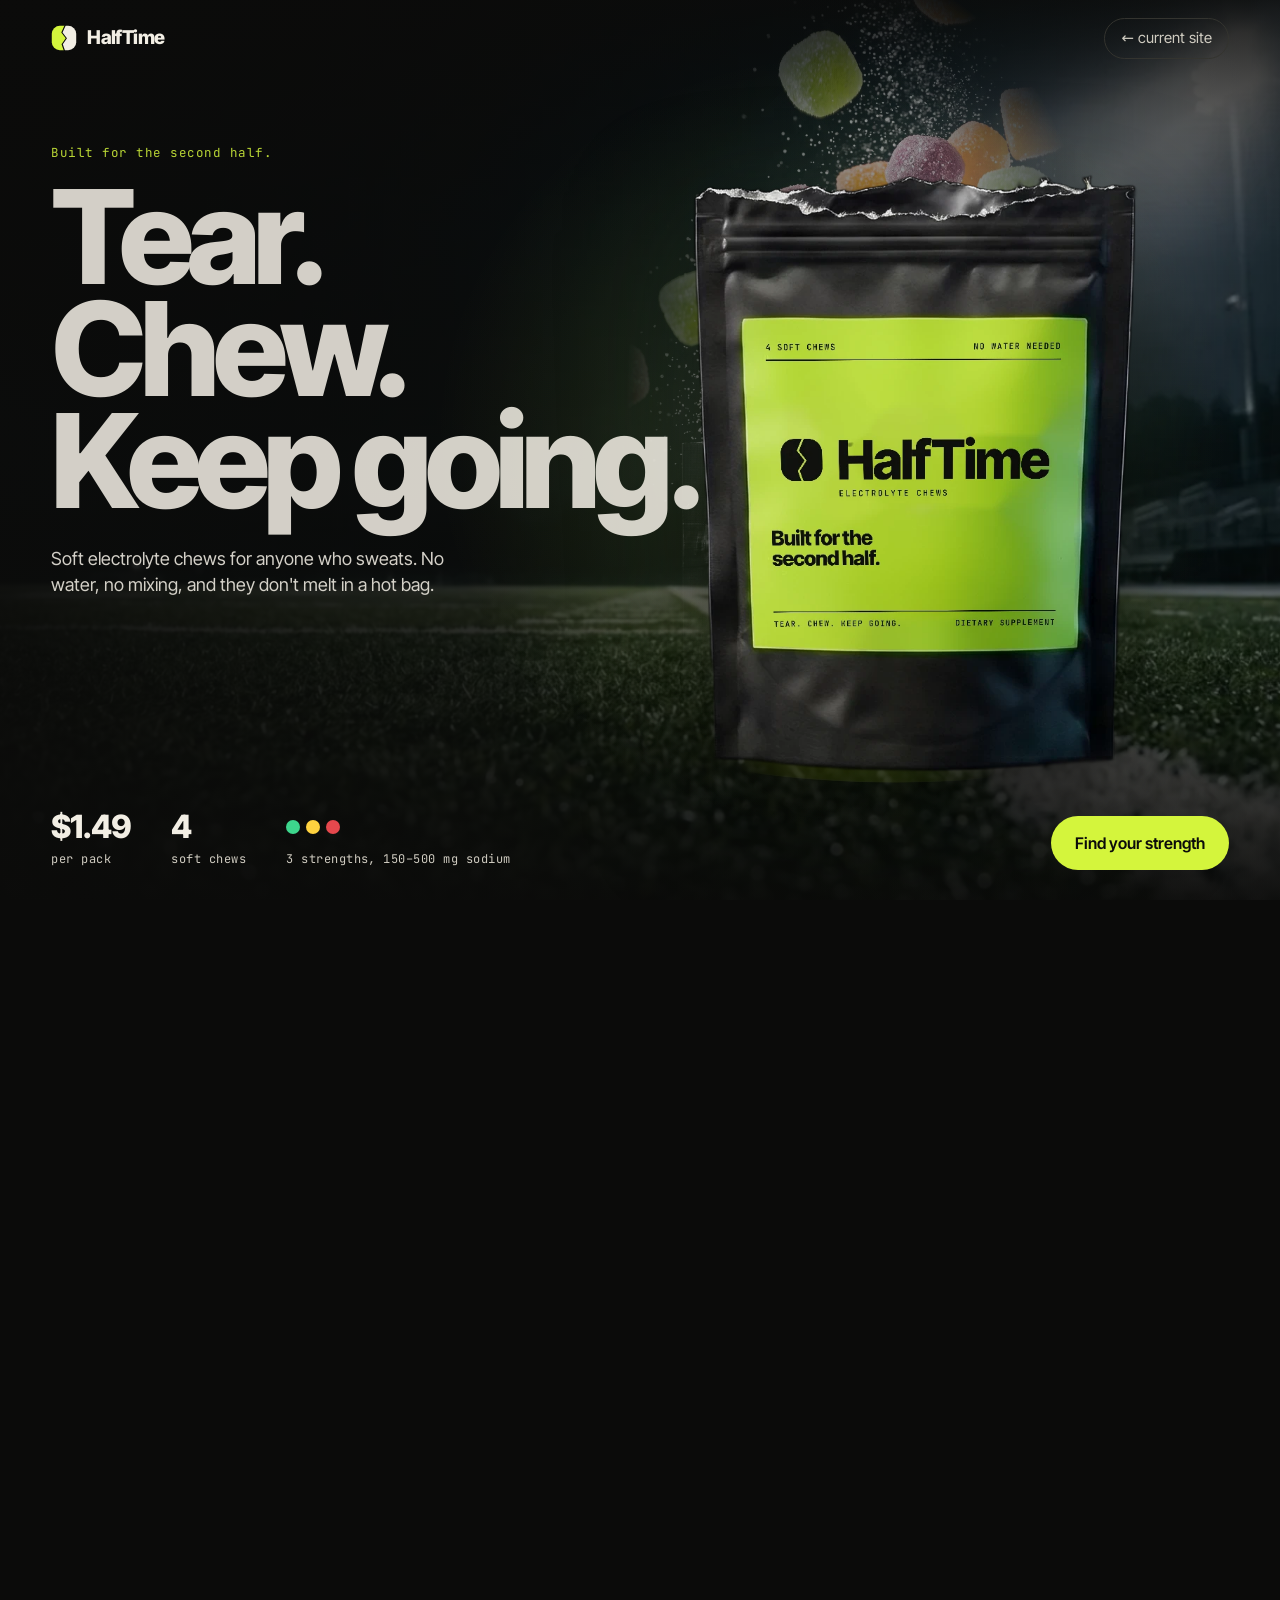
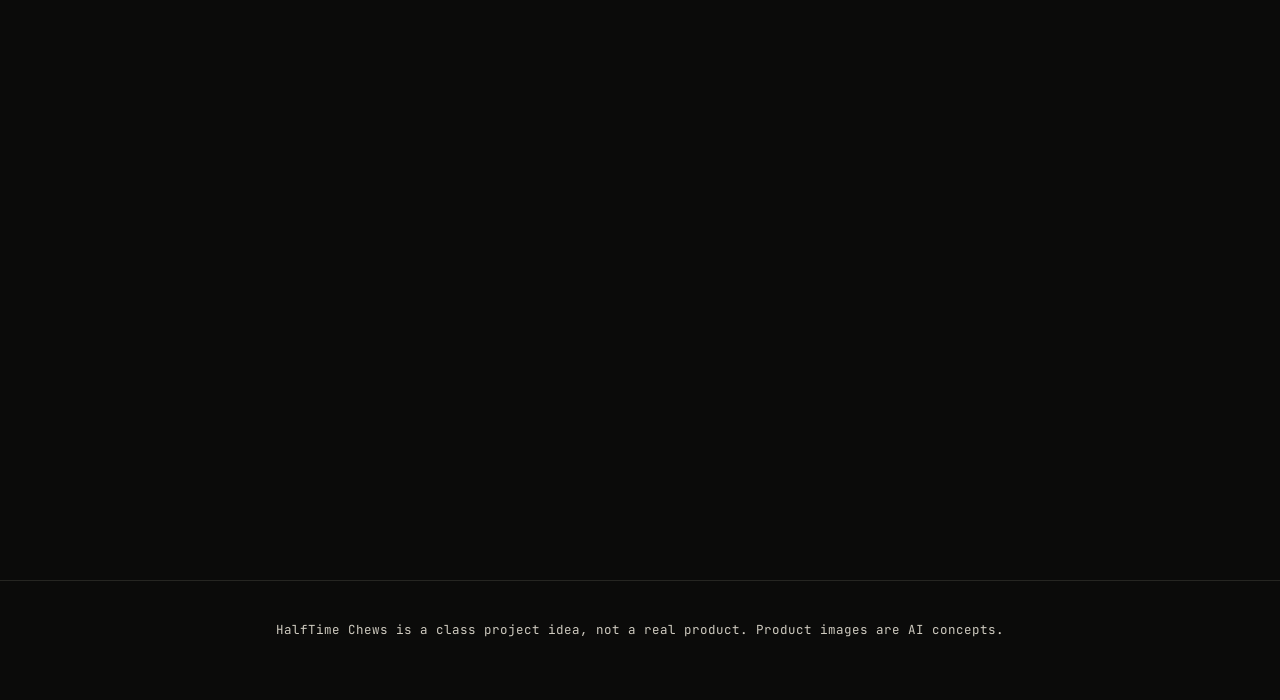
<file: hero-v3/index.html>
<!doctype html>
<html lang="en">
<head>
<meta charset="utf-8">
<meta name="viewport" content="width=device-width,initial-scale=1">
<title>HalfTime Chews: hero v3 (test)</title>
<meta name="theme-color" content="#0B0B0A">
<link rel="icon" href="../favicon.svg" type="image/svg+xml">
<style>
@font-face{font-family:IT;src:url(../fonts/inter-tight-latin-400-normal.woff2) format("woff2");font-weight:400;font-display:swap}
@font-face{font-family:IT;src:url(../fonts/inter-tight-latin-600-normal.woff2) format("woff2");font-weight:600;font-display:swap}
@font-face{font-family:IT;src:url(../fonts/inter-tight-latin-800-normal.woff2) format("woff2");font-weight:800;font-display:swap}
@font-face{font-family:JB;src:url(../fonts/jetbrains-mono-latin-400-normal.woff2) format("woff2");font-weight:400;font-display:swap}
:root{--bg:#0B0B0A;--tx:#F2EEE4;--soft:#CFCBC0;--lime:#D4F53C;--g:#3DD68C;--y:#FFD23F;--r:#E5484D;--pad:clamp(20px,4vw,56px)}
*{box-sizing:border-box;margin:0;padding:0}
body{background:var(--bg);color:var(--tx);font-family:IT,system-ui,sans-serif;font-size:17px;line-height:1.5;-webkit-font-smoothing:antialiased;overflow-x:clip}
img{display:block;max-width:100%}
a{color:inherit}
:focus-visible{outline:2px solid var(--lime);outline-offset:3px;border-radius:6px}
.btn{display:inline-flex;align-items:center;justify-content:center;background:var(--lime);color:#0B0B0A;font-weight:600;font-size:16px;padding:15px 24px;border-radius:99px;text-decoration:none;white-space:nowrap}
.nav{position:fixed;top:0;left:0;right:0;z-index:50;display:flex;align-items:center;justify-content:space-between;padding:18px var(--pad);font-size:15px}
.wm{display:flex;align-items:center;gap:10px;text-decoration:none;font-weight:800;font-size:19px;letter-spacing:-.03em}
.wm svg{width:26px;height:26px}
.nav a.back{color:var(--soft);text-decoration:none;border:1px solid #34342f;border-radius:99px;padding:8px 16px}
.track{position:relative;height:420vh}
.stage{position:sticky;top:0;height:100svh;min-height:560px;overflow:hidden;isolation:isolate}
.photo{position:absolute;inset:0;z-index:0;background:url(../img/hero-field.webp) center/cover no-repeat}
.photo::after{content:"";position:absolute;inset:0;background:linear-gradient(90deg,rgba(11,11,10,.96) 0%,rgba(11,11,10,.82) 38%,rgba(11,11,10,.35) 70%,rgba(11,11,10,.5) 100%),linear-gradient(0deg,rgba(11,11,10,.92) 0%,rgba(11,11,10,0) 34%),linear-gradient(180deg,rgba(11,11,10,.85) 0%,rgba(11,11,10,.35) 14%,rgba(11,11,10,0) 26%)}
.dim{position:absolute;inset:0;z-index:1;background:#0B0B0A;opacity:0;pointer-events:none}
.glow{position:absolute;right:4%;top:6%;width:62vw;height:86vh;z-index:1;background:radial-gradient(closest-side,rgba(212,245,60,.15),rgba(212,245,60,0));pointer-events:none}
.copy{position:absolute;left:var(--pad);top:16vh;z-index:4;max-width:min(56vw,860px)}
.kick{font-family:JB,monospace;font-size:12.5px;letter-spacing:.04em;color:var(--lime);margin-bottom:18px}
h1{font-weight:800;font-size:clamp(56px,10.2vw,164px);line-height:.86;letter-spacing:-.055em}
h1 span{display:block}
.sub{margin-top:28px;max-width:430px;font-size:18px;line-height:1.45;color:var(--tx)}
.packw{position:absolute;z-index:3;right:9vw;top:50%;height:min(78svh,820px);aspect-ratio:714/1000;transform:translateY(-50%)}
.pk{position:absolute;inset:0;width:100%;height:100%;filter:drop-shadow(0 40px 60px rgba(0,0,0,.6))}
.pk-torn{opacity:0}
.layer{position:absolute;z-index:2;left:68%;top:45%;height:min(96svh,1100px);aspect-ratio:9/16;opacity:0;mix-blend-mode:screen;
  -webkit-mask-image:radial-gradient(ellipse closest-side,#000 62%,transparent 100%);mask-image:radial-gradient(ellipse closest-side,#000 62%,transparent 100%)}
.layer img{width:100%;height:100%;object-fit:cover}
.info{position:absolute;left:var(--pad);right:var(--pad);bottom:30px;z-index:5;display:flex;align-items:flex-end;justify-content:space-between;gap:24px}
.facts{display:flex;gap:40px;align-items:flex-end}
.fact b{display:block;font-size:32px;font-weight:800;letter-spacing:-.03em;line-height:1.1}
.fact span{font-family:JB,monospace;font-size:12px;letter-spacing:.04em;color:var(--soft)}
.dots{display:flex!important;gap:6px;height:35px;align-items:center}
.dots i{width:14px;height:14px;border-radius:50%}
.dots .g{background:var(--g)}.dots .y{background:var(--y)}.dots .r{background:var(--r)}
.tear{position:absolute;z-index:5;right:var(--pad);top:50%;font-family:JB,monospace;font-size:12.5px;color:var(--soft);transform:translateY(-50%);writing-mode:vertical-rl;letter-spacing:.2em;opacity:.8}
.cap{position:absolute;z-index:4;left:var(--pad);top:50%;transform:translateY(-50%);max-width:min(40vw,520px);opacity:0}
.cap h2{font-weight:800;font-size:clamp(40px,6vw,92px);line-height:.92;letter-spacing:-.045em}
.cap p{margin-top:18px;font-size:18px;color:var(--soft);max-width:380px}
.note{padding:40px var(--pad) 60px;font-family:JB,monospace;font-size:12.5px;color:var(--soft);text-align:center;border-top:1px solid #262622}
@media (max-width:819px){
  .nav a.back{padding:7px 12px}
  .copy{top:12vh;max-width:none;right:var(--pad)}
  h1{font-size:16.5vw}
  .sub{font-size:16px;max-width:300px;margin-top:18px}
  .packw{right:-6vw;top:auto;bottom:15vh;transform:none;height:42svh}
  .layer{left:50%;height:66svh;top:47%}
  .info{flex-direction:column;align-items:flex-start;gap:14px;bottom:22px}
  .facts{gap:22px}.fact b{font-size:26px}
  .cap{top:14vh;transform:none;max-width:none;right:var(--pad)}
  .tear{display:none}
}
@media (prefers-reduced-motion:reduce){.track{height:auto}.stage{position:relative}}
</style>
</head>
<body>
<nav class="nav" aria-label="Main">
  <a class="wm" href="../index.html" aria-label="HalfTime Chews"><svg viewBox="0 0 100 100" aria-hidden="true"><defs><clipPath id="wmk"><rect x="3" y="3" width="94" height="94" rx="31"/></clipPath></defs><g clip-path="url(#wmk)"><polygon points="0,0 52.6,0 39.6,29 56.6,51 40.6,74 49.6,100 0,100" fill="#D4F53C"/><polygon points="100,0 57.4,0 44.4,29 61.4,51 45.4,74 54.4,100 100,100" fill="#F2EEE4"/></g></svg><span>HalfTime</span></a>
  <a class="back" href="../index.html">← current site</a>
</nav>

<main>
<div class="track" id="track">
  <section class="stage" aria-label="HalfTime Chews hero">
    <div class="photo" aria-hidden="true"></div>
    <div class="dim" id="dim" aria-hidden="true"></div>
    <div class="glow" id="glow" aria-hidden="true"></div>

    <div class="copy" id="copy">
      <p class="kick">Built for the second half.</p>
      <h1><span>Tear.</span><span>Chew.</span><span>Keep going.</span></h1>
      <p class="sub">Soft electrolyte chews for anyone who sweats. No water, no mixing, and they don't melt in a hot bag.</p>
    </div>

    <div class="packw" id="packw" aria-hidden="true">
      <img class="pk pk-closed" id="pk" src="../img/pack.webp" alt="" width="714" height="1000">
      <img class="pk pk-torn" id="torn" src="../img/pack-torn.webp" alt="" width="714" height="1000">
    </div>
    <div class="tear" id="tearlbl" aria-hidden="true">TEAR HERE</div>

    <div class="layer" id="burstA"><img src="../hero-seq/img/burst-a.webp" alt="" width="900" height="1600"></div>
    <div class="layer" id="burstB"><img src="../hero-seq/img/burst-b.webp" alt="" width="900" height="1600"></div>
    <div class="layer" id="fallB"><img src="../hero-seq/img/fall-b.webp" alt="" width="900" height="1600"></div>
    <div class="layer" id="landG"><img src="../hero-seq/img/land-green.webp" alt="Three green soft chews" width="900" height="1600"></div>

    <div class="cap" id="cap">
      <h2>Four soft chews.</h2>
      <p>Tear it open and chew. No water, no mixing.</p>
    </div>

    <div class="info" id="info">
      <div class="facts">
        <div class="fact"><b>$1.49</b><span>per pack</span></div>
        <div class="fact"><b>4</b><span>soft chews</span></div>
        <div class="fact"><b class="dots"><i class="g"></i><i class="y"></i><i class="r"></i></b><span>3 strengths, 150–500 mg sodium</span></div>
      </div>
      <a class="btn" href="../index.html#strength">Find your strength</a>
    </div>
  </section>
</div>
<p class="note">HalfTime Chews is a class project idea, not a real product. Product images are AI concepts.</p>
</main>

<script src="../js/gsap.min.js"></script>
<script src="../js/ScrollTrigger.min.js"></script>
<script>
(function(){
  if(matchMedia('(prefers-reduced-motion:reduce)').matches) return;
  gsap.registerPlugin(ScrollTrigger);
  gsap.ticker.lagSmoothing(0);
  var phone=matchMedia('(max-width:819px)').matches;
  gsap.set('.layer',{xPercent:-50,yPercent:-50});
  gsap.set('#cap',{opacity:0});
  var D=10;
  var tl=gsap.timeline({defaults:{ease:'none'},scrollTrigger:{trigger:'#track',start:'top top',end:'bottom bottom',scrub:.6}});
  // beat 1: pack drifts, then tears
  tl.to('#tearlbl',{opacity:0,duration:.4},1.2)
    .to('#pk',{opacity:0,duration:.01},2)
    .to('#torn',{opacity:1,duration:.01},2)
    // beat 2: cubes burst out
    .to('#burstA',{opacity:1,duration:.7},2.1)
    .to('#copy',{opacity:0,duration:.8},2.4)
    .to('#packw',{opacity:0,duration:.7},3.0)
    .to('#glow',{opacity:.35,duration:1},3.0)
    // beat 3: burst A to B, then falling cubes
    .to('#burstB',{opacity:1,duration:.9},4.2)
    .to('#burstA',{opacity:0,duration:.9},4.2)
    .to('#cap',{opacity:1,duration:.7},4.8)
    .to('#fallB',{opacity:1,duration:.9},6.2)
    .to('#burstB',{opacity:0,duration:.9},6.2)
    // beat 4: land
    .to('#landG',{opacity:1,duration:.9},8.0)
    .to('#fallB',{opacity:0,duration:.9},8.0)
    .to('#cap',{opacity:0,duration:.6},8.0)
    .to({},{duration:.01},D);
  // keep the timeline length fixed
  tl.duration(D);
})();
</script>
</body>
</html>
</file>
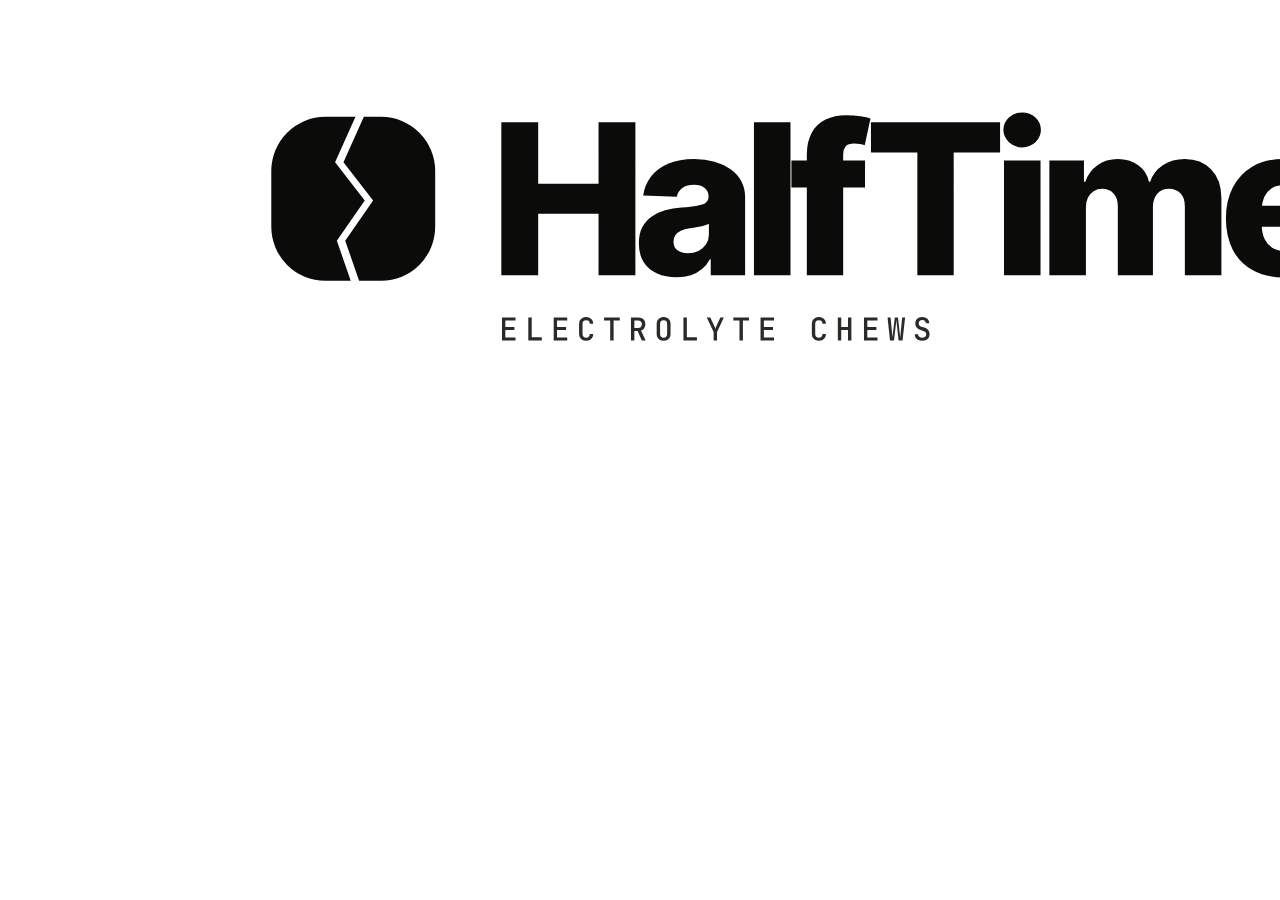
<file: brand/pack/band.html>
<!doctype html><html><head><style>html,body{margin:0;background:transparent}
.l{width:1600px;height:372px;display:flex;align-items:center;justify-content:center} .l svg{width:72%;height:auto}</style></head><body><div class="l"><svg xmlns="http://www.w3.org/2000/svg" viewBox="0 0 1096 350" width="1096" height="350"><defs><clipPath id="klog"><rect x="44.98" y="109.28" width="155.93" height="155.93" rx="51.42"/></clipPath></defs><g clip-path="url(#klog)"><polygon points="40.00,104.31 127.25,104.31 105.69,152.41 133.89,188.90 107.35,227.06 122.28,270.19 40.00,270.19" fill="#0B0B0A"/><polygon points="205.88,104.31 135.21,104.31 113.65,152.41 141.85,188.90 115.31,227.06 130.24,270.19 205.88,270.19" fill="#0B0B0A"/></g><path d="M263.845703125 260.0V114.4921875H298.904296875V172.890625H356.326171875V114.4921875H391.384765625V260.0H356.326171875V201.50390625H298.904296875V260.0Z M430.650390625 261.953125Q420.201171875 261.953125 412.046875 258.388671875Q403.892578125 254.82421875 399.302734375 247.6953125Q394.712890625 240.56640625 394.712890625 229.7265625Q394.712890625 220.64453125 397.88671875 214.39453125Q401.060546875 208.14453125 406.67578125 204.23828125Q412.291015625 200.33203125 419.615234375 198.232421875Q426.939453125 196.1328125 435.240234375 195.546875Q444.517578125 194.66796875 450.181640625 193.7890625Q455.845703125 192.91015625 458.43359375 191.0546875Q461.021484375 189.19921875 461.021484375 185.87890625V185.390625Q461.021484375 180.01953125 457.310546875 176.9921875Q453.599609375 173.96484375 447.154296875 173.96484375Q440.220703125 173.96484375 436.0703125 176.9921875Q431.919921875 180.01953125 430.748046875 185.1953125L398.814453125 184.12109375Q400.181640625 174.16015625 406.08984375 166.298828125Q411.998046875 158.4375 422.3984375 153.9453125Q432.798828125 149.453125 447.544921875 149.453125Q457.896484375 149.453125 466.685546875 151.89453125Q475.474609375 154.3359375 482.017578125 159.0234375Q488.560546875 163.7109375 492.173828125 170.44921875Q495.787109375 177.1875 495.787109375 185.78125V260.0H463.072265625V244.66796875H462.291015625Q459.263671875 250.33203125 454.771484375 254.140625Q450.279296875 257.94921875 444.2734375 259.951171875Q438.267578125 261.953125 430.650390625 261.953125ZM441.294921875 239.1015625Q446.861328125 239.1015625 451.40234375 236.806640625Q455.943359375 234.51171875 458.62890625 230.5078125Q461.314453125 226.50390625 461.314453125 221.1328125V210.87890625Q459.849609375 211.66015625 457.75 212.294921875Q455.650390625 212.9296875 453.111328125 213.515625Q450.572265625 214.1015625 447.984375 214.4921875Q445.396484375 214.8828125 443.052734375 215.2734375Q438.072265625 215.95703125 434.60546875 217.666015625Q431.138671875 219.375 429.380859375 221.9140625Q427.623046875 224.453125 427.623046875 228.06640625Q427.623046875 233.4375 431.431640625 236.26953125Q435.240234375 239.1015625 441.294921875 239.1015625Z M538.958984375 114.4921875V260.0H504.193359375V114.4921875Z M609.865234375 150.8203125V176.50390625H539.845703125V150.8203125ZM554.494140625 260.0V145.3515625Q554.494140625 132.65625 559.181640625 124.306640625Q563.869140625 115.95703125 572.31640625 111.806640625Q580.763671875 107.65625 591.896484375 107.65625Q599.123046875 107.65625 605.568359375 108.779296875Q612.013671875 109.90234375 615.041015625 110.78125L609.572265625 136.171875Q607.619140625 135.5859375 604.93359375 135.146484375Q602.248046875 134.70703125 599.708984375 134.70703125Q593.654296875 134.70703125 591.359375 137.44140625Q589.064453125 140.17578125 589.064453125 144.86328125V260.0Z M615.505859375 143.10546875V114.4921875H738.357421875V143.10546875H694.216796875V260.0H659.646484375V143.10546875Z M742.076171875 260.0V150.8203125H776.841796875V260.0ZM759.361328125 138.3203125Q752.037109375 138.3203125 746.763671875 133.4375Q741.490234375 128.5546875 741.490234375 121.62109375Q741.490234375 114.6875 746.763671875 109.853515625Q752.037109375 105.01953125 759.361328125 105.01953125Q766.783203125 105.01953125 772.0078125 109.853515625Q777.232421875 114.6875 777.232421875 121.62109375Q777.232421875 128.5546875 772.0078125 133.4375Q766.783203125 138.3203125 759.361328125 138.3203125Z M785.248046875 260.0V150.8203125H818.158203125V170.9375H819.427734375Q822.845703125 160.9765625 831.0 155.21484375Q839.154296875 149.453125 850.287109375 149.453125Q861.712890625 149.453125 869.818359375 155.3125Q877.923828125 161.171875 879.974609375 170.9375H881.146484375Q884.271484375 161.26953125 893.158203125 155.361328125Q902.044921875 149.453125 914.154296875 149.453125Q929.583984375 149.453125 939.251953125 159.31640625Q948.919921875 169.1796875 948.919921875 186.46484375V260.0H914.154296875V194.47265625Q914.154296875 186.3671875 909.955078125 182.0703125Q905.755859375 177.7734375 899.115234375 177.7734375Q891.986328125 177.7734375 887.884765625 182.412109375Q883.783203125 187.05078125 883.783203125 194.86328125V260.0H850.384765625V194.08203125Q850.384765625 186.5625 846.283203125 182.16796875Q842.181640625 177.7734375 835.443359375 177.7734375Q830.853515625 177.7734375 827.38671875 179.970703125Q823.919921875 182.16796875 821.966796875 186.07421875Q820.013671875 189.98046875 820.013671875 195.44921875V260.0Z M1008.400390625 262.05078125Q991.212890625 262.05078125 978.810546875 255.263671875Q966.408203125 248.4765625 959.81640625 235.87890625Q953.224609375 223.28125 953.224609375 205.80078125Q953.224609375 188.90625 959.865234375 176.259765625Q966.505859375 163.61328125 978.615234375 156.533203125Q990.724609375 149.453125 1007.130859375 149.453125Q1018.751953125 149.453125 1028.46875 153.115234375Q1038.185546875 156.77734375 1045.265625 163.857421875Q1052.345703125 170.9375 1056.203125 181.2890625Q1060.060546875 191.640625 1060.060546875 205.21484375V213.80859375H965.236328125V193.7890625H1043.556640625L1027.345703125 198.4765625Q1027.345703125 190.95703125 1025.099609375 185.634765625Q1022.853515625 180.3125 1018.458984375 177.3828125Q1014.064453125 174.453125 1007.521484375 174.453125Q1000.978515625 174.453125 996.486328125 177.3828125Q991.994140625 180.3125 989.650390625 185.537109375Q987.306640625 190.76171875 987.306640625 197.890625V212.24609375Q987.306640625 219.86328125 989.9921875 225.4296875Q992.677734375 230.99609375 997.609375 233.974609375Q1002.541015625 236.953125 1008.986328125 236.953125Q1013.478515625 236.953125 1017.189453125 235.68359375Q1020.900390625 234.4140625 1023.537109375 231.923828125Q1026.173828125 229.43359375 1027.541015625 225.91796875L1059.376953125 226.796875Q1057.423828125 237.5390625 1050.783203125 245.44921875Q1044.142578125 253.359375 1033.400390625 257.705078125Q1022.658203125 262.05078125 1008.400390625 262.05078125Z" fill="#0B0B0A"/><path d="M264.462578125 322.0V300.1H277.332578125V302.98H267.642578125V309.19H276.282578125V312.04H267.642578125V319.12H277.332578125V322.0Z M289.512578125 322.0V300.1H292.752578125V319.03H302.322578125V322.0Z M313.66257812500004 322.0V300.1H326.53257812500004V302.98H316.84257812500005V309.19H325.48257812500003V312.04H316.84257812500005V319.12H326.53257812500004V322.0Z M344.5625781250001 322.3Q342.52257812500005 322.3 341.00757812500007 321.53499999999997Q339.4925781250001 320.77 338.6675781250001 319.315Q337.84257812500005 317.86 337.84257812500005 315.91V306.19Q337.84257812500005 304.21 338.6675781250001 302.77Q339.4925781250001 301.33 341.00757812500007 300.565Q342.52257812500005 299.8 344.5625781250001 299.8Q346.6025781250001 299.8 348.1025781250001 300.58000000000004Q349.6025781250001 301.36 350.4275781250001 302.78499999999997Q351.25257812500007 304.21 351.25257812500007 306.19H348.01257812500006Q348.01257812500006 304.48 347.112578125 303.58000000000004Q346.21257812500005 302.68 344.5625781250001 302.68Q342.9125781250001 302.68 341.9975781250001 303.58000000000004Q341.08257812500005 304.48 341.08257812500005 306.16V315.91Q341.08257812500005 317.59 341.9975781250001 318.505Q342.9125781250001 319.42 344.5625781250001 319.42Q346.21257812500005 319.42 347.112578125 318.505Q348.01257812500006 317.59 348.01257812500006 315.91H351.25257812500007Q351.25257812500007 317.86 350.4275781250001 319.3Q349.6025781250001 320.74 348.1025781250001 321.52Q346.6025781250001 322.3 344.5625781250001 322.3Z M367.4225781250001 322.0V303.07H361.57257812500006V300.07H376.5125781250001V303.07H370.6625781250001V322.0Z M387.1625781250001 322.0V300.1H394.0325781250001Q396.1025781250001 300.1 397.6325781250001 300.895Q399.1625781250001 301.69 400.0175781250001 303.13Q400.87257812500013 304.57 400.87257812500013 306.52Q400.87257812500013 308.71 399.74757812500013 310.315Q398.62257812500013 311.92 396.7025781250001 312.58L401.1725781250001 322.0H397.4825781250001L393.49257812500014 313.0H390.4025781250001V322.0ZM390.4025781250001 310.15H394.0325781250001Q395.6525781250001 310.15 396.61257812500014 309.17499999999995Q397.5725781250001 308.2 397.5725781250001 306.58Q397.5725781250001 304.9 396.61257812500014 303.94Q395.6525781250001 302.98 394.0325781250001 302.98H390.4025781250001Z M418.24257812500014 322.3Q416.2025781250001 322.3 414.71757812500016 321.53499999999997Q413.23257812500015 320.77 412.43757812500013 319.315Q411.6425781250001 317.86 411.6425781250001 315.91V306.19Q411.6425781250001 304.21 412.43757812500013 302.77Q413.23257812500015 301.33 414.71757812500016 300.565Q416.2025781250001 299.8 418.24257812500014 299.8Q420.28257812500016 299.8 421.7675781250001 300.565Q423.2525781250001 301.33 424.04757812500014 302.77Q424.84257812500016 304.21 424.84257812500016 306.16V315.91Q424.84257812500016 317.86 424.04757812500014 319.315Q423.2525781250001 320.77 421.7675781250001 321.53499999999997Q420.28257812500016 322.3 418.24257812500014 322.3ZM418.24257812500014 319.42Q419.8925781250001 319.42 420.74757812500013 318.505Q421.60257812500015 317.59 421.60257812500015 315.91V306.19Q421.60257812500015 304.48 420.74757812500013 303.58000000000004Q419.8925781250001 302.68 418.24257812500014 302.68Q416.62257812500013 302.68 415.7525781250001 303.58000000000004Q414.8825781250001 304.48 414.8825781250001 306.19V315.91Q414.8825781250001 317.59 415.7525781250001 318.505Q416.62257812500013 319.42 418.24257812500014 319.42Z M437.11257812500014 322.0V300.1H440.35257812500015V319.03H449.92257812500014V322.0Z M465.8225781250002 322.0V313.93L459.3125781250002 300.1H462.6725781250002L466.5425781250002 308.38Q466.9325781250002 309.19 467.1725781250002 309.895Q467.4125781250002 310.6 467.5025781250002 310.99Q467.5625781250002 310.6 467.8175781250002 309.895Q468.0725781250002 309.19 468.4325781250002 308.38L472.21257812500016 300.1H475.5725781250002L469.0625781250002 313.93V322.0Z M490.4225781250002 322.0V303.07H484.5725781250002V300.07H499.51257812500023V303.07H493.6625781250002V322.0Z M510.4625781250002 322.0V300.1H523.3325781250003V302.98H513.6425781250002V309.19H522.2825781250002V312.04H513.6425781250002V319.12H523.3325781250003V322.0Z  M565.9625781250003 322.3Q563.9225781250003 322.3 562.4075781250003 321.53499999999997Q560.8925781250002 320.77 560.0675781250002 319.315Q559.2425781250003 317.86 559.2425781250003 315.91V306.19Q559.2425781250003 304.21 560.0675781250002 302.77Q560.8925781250002 301.33 562.4075781250003 300.565Q563.9225781250003 299.8 565.9625781250003 299.8Q568.0025781250002 299.8 569.5025781250002 300.58000000000004Q571.0025781250002 301.36 571.8275781250002 302.78499999999997Q572.6525781250002 304.21 572.6525781250002 306.19H569.4125781250003Q569.4125781250003 304.48 568.5125781250003 303.58000000000004Q567.6125781250003 302.68 565.9625781250003 302.68Q564.3125781250003 302.68 563.3975781250003 303.58000000000004Q562.4825781250003 304.48 562.4825781250003 306.16V315.91Q562.4825781250003 317.59 563.3975781250003 318.505Q564.3125781250003 319.42 565.9625781250003 319.42Q567.6125781250003 319.42 568.5125781250003 318.505Q569.4125781250003 317.59 569.4125781250003 315.91H572.6525781250002Q572.6525781250002 317.86 571.8275781250002 319.3Q571.0025781250002 320.74 569.5025781250002 321.52Q568.0025781250002 322.3 565.9625781250003 322.3Z M583.9925781250003 322.0V300.1H587.2325781250003V309.16H593.6525781250003V300.1H596.8925781250003V322.0H593.6525781250003V312.16H587.2325781250003V322.0Z M608.8625781250004 322.0V300.1H621.7325781250004V302.98H612.0425781250003V309.19H620.6825781250003V312.04H612.0425781250003V319.12H621.7325781250004V322.0Z M633.6425781250003 322.0 631.2725781250003 300.1H634.1825781250003L635.6525781250003 315.82Q635.7125781250004 316.42 635.7575781250004 317.14Q635.8025781250003 317.86 635.8475781250004 318.55Q635.8925781250003 319.24 635.8925781250003 319.75Q635.9525781250003 319.24 636.0125781250003 318.55Q636.0725781250003 317.86 636.1475781250003 317.14Q636.2225781250004 316.42 636.3125781250003 315.82L638.2025781250003 300.1H641.2025781250003L642.9725781250004 315.82Q643.0325781250003 316.42 643.1075781250004 317.14Q643.1825781250003 317.86 643.2725781250003 318.55Q643.3625781250004 319.24 643.3925781250003 319.75Q643.4225781250003 319.24 643.4675781250003 318.55Q643.5125781250003 317.86 643.5725781250003 317.14Q643.6325781250004 316.42 643.6925781250003 315.82L645.1925781250003 300.1H648.0125781250003L645.5525781250003 322.0H641.8025781250003L640.0325781250003 306.07Q639.9725781250004 305.44 639.9125781250004 304.735Q639.8525781250004 304.03 639.7925781250003 303.355Q639.7325781250004 302.68 639.6725781250003 302.23Q639.6425781250003 302.68 639.5825781250003 303.355Q639.5225781250003 304.03 639.4625781250004 304.735Q639.4025781250003 305.44 639.3125781250003 306.07L637.4225781250003 322.0Z M664.3325781250004 322.3Q662.1125781250004 322.3 660.5225781250003 321.565Q658.9325781250004 320.83 658.0625781250004 319.46500000000003Q657.1925781250004 318.1 657.1925781250004 316.21H660.4025781250003Q660.4025781250003 317.71 661.4525781250004 318.565Q662.5025781250004 319.42 664.3625781250004 319.42Q666.1025781250004 319.42 667.0925781250004 318.58000000000004Q668.0825781250004 317.74 668.0825781250004 316.27Q668.0825781250004 315.04 667.4075781250003 314.14Q666.7325781250004 313.24 665.4725781250004 312.91L662.7125781250004 312.1Q660.3125781250004 311.41 659.0075781250005 309.745Q657.7025781250004 308.08 657.7025781250004 305.77Q657.7025781250004 303.97 658.5125781250003 302.62Q659.3225781250004 301.27 660.8225781250004 300.52Q662.3225781250004 299.77 664.3625781250004 299.77Q667.3625781250004 299.77 669.1775781250003 301.39Q670.9925781250004 303.01 671.0225781250003 305.74H667.7825781250003Q667.7825781250003 304.3 666.8675781250004 303.475Q665.9525781250004 302.65 664.3025781250003 302.65Q662.7125781250004 302.65 661.8125781250003 303.41499999999996Q660.9125781250003 304.18 660.9125781250003 305.56Q660.9125781250003 306.79 661.5875781250004 307.69Q662.2625781250003 308.59 663.5225781250003 308.95L666.3125781250004 309.79Q668.7125781250004 310.45 670.0025781250004 312.13Q671.2925781250003 313.81 671.2925781250003 316.15Q671.2925781250003 317.98 670.4225781250003 319.375Q669.5525781250003 320.77 667.9925781250004 321.53499999999997Q666.4325781250004 322.3 664.3325781250004 322.3Z" fill="#2a2a26"/></svg></div></body></html>
</file>
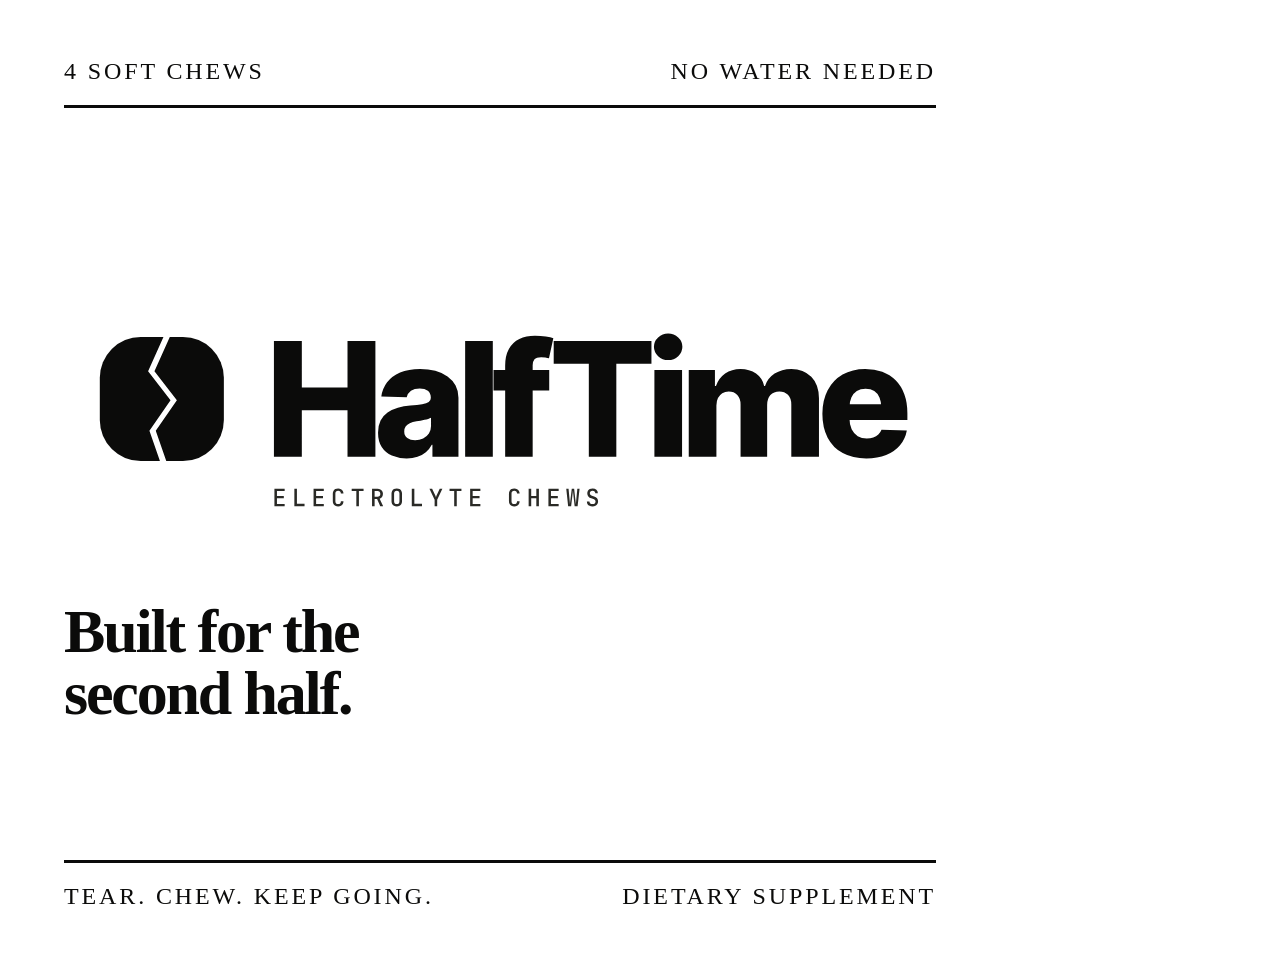
<file: brand/pack/label.html>
<!doctype html><html><head><style>
@font-face{font-family:IT;src:url(file:///home/claude/halftime-chews-site/fonts/inter-tight-latin-800-normal.woff2);font-weight:800}
@font-face{font-family:IT;src:url(file:///home/claude/halftime-chews-site/fonts/inter-tight-latin-600-normal.woff2);font-weight:600}
@font-face{font-family:JB;src:url(file:///home/claude/halftime-chews-site/fonts/jetbrains-mono-latin-500-normal.woff2)}
html,body{margin:0;background:transparent}
.l{width:1000px;height:968px;position:relative;color:#0B0B0A;font-family:IT;box-sizing:border-box;padding:58px 64px}
.top,.bot{display:flex;justify-content:space-between;font-family:JB;font-size:24px;letter-spacing:.12em}
.top{border-bottom:3px solid #0B0B0A;padding-bottom:20px}
.logo{position:absolute;left:64px;right:64px;top:250px}
.logo svg{width:100%;height:auto;display:block}
.slo{position:absolute;left:64px;right:64px;top:600px;font-weight:800;font-size:62px;letter-spacing:-.035em;line-height:1}
.bot{position:absolute;left:64px;right:64px;bottom:58px;border-top:3px solid #0B0B0A;padding-top:20px}
</style></head><body><div class="l">
<div class="top"><span>4 SOFT CHEWS</span><span>NO WATER NEEDED</span></div>
<div class="logo"><svg xmlns="http://www.w3.org/2000/svg" viewBox="0 0 1096 350" width="1096" height="350"><defs><clipPath id="klog"><rect x="44.98" y="109.28" width="155.93" height="155.93" rx="51.42"/></clipPath></defs><g clip-path="url(#klog)"><polygon points="40.00,104.31 127.25,104.31 105.69,152.41 133.89,188.90 107.35,227.06 122.28,270.19 40.00,270.19" fill="#0B0B0A"/><polygon points="205.88,104.31 135.21,104.31 113.65,152.41 141.85,188.90 115.31,227.06 130.24,270.19 205.88,270.19" fill="#0B0B0A"/></g><path d="M263.845703125 260.0V114.4921875H298.904296875V172.890625H356.326171875V114.4921875H391.384765625V260.0H356.326171875V201.50390625H298.904296875V260.0Z M430.650390625 261.953125Q420.201171875 261.953125 412.046875 258.388671875Q403.892578125 254.82421875 399.302734375 247.6953125Q394.712890625 240.56640625 394.712890625 229.7265625Q394.712890625 220.64453125 397.88671875 214.39453125Q401.060546875 208.14453125 406.67578125 204.23828125Q412.291015625 200.33203125 419.615234375 198.232421875Q426.939453125 196.1328125 435.240234375 195.546875Q444.517578125 194.66796875 450.181640625 193.7890625Q455.845703125 192.91015625 458.43359375 191.0546875Q461.021484375 189.19921875 461.021484375 185.87890625V185.390625Q461.021484375 180.01953125 457.310546875 176.9921875Q453.599609375 173.96484375 447.154296875 173.96484375Q440.220703125 173.96484375 436.0703125 176.9921875Q431.919921875 180.01953125 430.748046875 185.1953125L398.814453125 184.12109375Q400.181640625 174.16015625 406.08984375 166.298828125Q411.998046875 158.4375 422.3984375 153.9453125Q432.798828125 149.453125 447.544921875 149.453125Q457.896484375 149.453125 466.685546875 151.89453125Q475.474609375 154.3359375 482.017578125 159.0234375Q488.560546875 163.7109375 492.173828125 170.44921875Q495.787109375 177.1875 495.787109375 185.78125V260.0H463.072265625V244.66796875H462.291015625Q459.263671875 250.33203125 454.771484375 254.140625Q450.279296875 257.94921875 444.2734375 259.951171875Q438.267578125 261.953125 430.650390625 261.953125ZM441.294921875 239.1015625Q446.861328125 239.1015625 451.40234375 236.806640625Q455.943359375 234.51171875 458.62890625 230.5078125Q461.314453125 226.50390625 461.314453125 221.1328125V210.87890625Q459.849609375 211.66015625 457.75 212.294921875Q455.650390625 212.9296875 453.111328125 213.515625Q450.572265625 214.1015625 447.984375 214.4921875Q445.396484375 214.8828125 443.052734375 215.2734375Q438.072265625 215.95703125 434.60546875 217.666015625Q431.138671875 219.375 429.380859375 221.9140625Q427.623046875 224.453125 427.623046875 228.06640625Q427.623046875 233.4375 431.431640625 236.26953125Q435.240234375 239.1015625 441.294921875 239.1015625Z M538.958984375 114.4921875V260.0H504.193359375V114.4921875Z M609.865234375 150.8203125V176.50390625H539.845703125V150.8203125ZM554.494140625 260.0V145.3515625Q554.494140625 132.65625 559.181640625 124.306640625Q563.869140625 115.95703125 572.31640625 111.806640625Q580.763671875 107.65625 591.896484375 107.65625Q599.123046875 107.65625 605.568359375 108.779296875Q612.013671875 109.90234375 615.041015625 110.78125L609.572265625 136.171875Q607.619140625 135.5859375 604.93359375 135.146484375Q602.248046875 134.70703125 599.708984375 134.70703125Q593.654296875 134.70703125 591.359375 137.44140625Q589.064453125 140.17578125 589.064453125 144.86328125V260.0Z M615.505859375 143.10546875V114.4921875H738.357421875V143.10546875H694.216796875V260.0H659.646484375V143.10546875Z M742.076171875 260.0V150.8203125H776.841796875V260.0ZM759.361328125 138.3203125Q752.037109375 138.3203125 746.763671875 133.4375Q741.490234375 128.5546875 741.490234375 121.62109375Q741.490234375 114.6875 746.763671875 109.853515625Q752.037109375 105.01953125 759.361328125 105.01953125Q766.783203125 105.01953125 772.0078125 109.853515625Q777.232421875 114.6875 777.232421875 121.62109375Q777.232421875 128.5546875 772.0078125 133.4375Q766.783203125 138.3203125 759.361328125 138.3203125Z M785.248046875 260.0V150.8203125H818.158203125V170.9375H819.427734375Q822.845703125 160.9765625 831.0 155.21484375Q839.154296875 149.453125 850.287109375 149.453125Q861.712890625 149.453125 869.818359375 155.3125Q877.923828125 161.171875 879.974609375 170.9375H881.146484375Q884.271484375 161.26953125 893.158203125 155.361328125Q902.044921875 149.453125 914.154296875 149.453125Q929.583984375 149.453125 939.251953125 159.31640625Q948.919921875 169.1796875 948.919921875 186.46484375V260.0H914.154296875V194.47265625Q914.154296875 186.3671875 909.955078125 182.0703125Q905.755859375 177.7734375 899.115234375 177.7734375Q891.986328125 177.7734375 887.884765625 182.412109375Q883.783203125 187.05078125 883.783203125 194.86328125V260.0H850.384765625V194.08203125Q850.384765625 186.5625 846.283203125 182.16796875Q842.181640625 177.7734375 835.443359375 177.7734375Q830.853515625 177.7734375 827.38671875 179.970703125Q823.919921875 182.16796875 821.966796875 186.07421875Q820.013671875 189.98046875 820.013671875 195.44921875V260.0Z M1008.400390625 262.05078125Q991.212890625 262.05078125 978.810546875 255.263671875Q966.408203125 248.4765625 959.81640625 235.87890625Q953.224609375 223.28125 953.224609375 205.80078125Q953.224609375 188.90625 959.865234375 176.259765625Q966.505859375 163.61328125 978.615234375 156.533203125Q990.724609375 149.453125 1007.130859375 149.453125Q1018.751953125 149.453125 1028.46875 153.115234375Q1038.185546875 156.77734375 1045.265625 163.857421875Q1052.345703125 170.9375 1056.203125 181.2890625Q1060.060546875 191.640625 1060.060546875 205.21484375V213.80859375H965.236328125V193.7890625H1043.556640625L1027.345703125 198.4765625Q1027.345703125 190.95703125 1025.099609375 185.634765625Q1022.853515625 180.3125 1018.458984375 177.3828125Q1014.064453125 174.453125 1007.521484375 174.453125Q1000.978515625 174.453125 996.486328125 177.3828125Q991.994140625 180.3125 989.650390625 185.537109375Q987.306640625 190.76171875 987.306640625 197.890625V212.24609375Q987.306640625 219.86328125 989.9921875 225.4296875Q992.677734375 230.99609375 997.609375 233.974609375Q1002.541015625 236.953125 1008.986328125 236.953125Q1013.478515625 236.953125 1017.189453125 235.68359375Q1020.900390625 234.4140625 1023.537109375 231.923828125Q1026.173828125 229.43359375 1027.541015625 225.91796875L1059.376953125 226.796875Q1057.423828125 237.5390625 1050.783203125 245.44921875Q1044.142578125 253.359375 1033.400390625 257.705078125Q1022.658203125 262.05078125 1008.400390625 262.05078125Z" fill="#0B0B0A"/><path d="M264.462578125 322.0V300.1H277.332578125V302.98H267.642578125V309.19H276.282578125V312.04H267.642578125V319.12H277.332578125V322.0Z M289.512578125 322.0V300.1H292.752578125V319.03H302.322578125V322.0Z M313.66257812500004 322.0V300.1H326.53257812500004V302.98H316.84257812500005V309.19H325.48257812500003V312.04H316.84257812500005V319.12H326.53257812500004V322.0Z M344.5625781250001 322.3Q342.52257812500005 322.3 341.00757812500007 321.53499999999997Q339.4925781250001 320.77 338.6675781250001 319.315Q337.84257812500005 317.86 337.84257812500005 315.91V306.19Q337.84257812500005 304.21 338.6675781250001 302.77Q339.4925781250001 301.33 341.00757812500007 300.565Q342.52257812500005 299.8 344.5625781250001 299.8Q346.6025781250001 299.8 348.1025781250001 300.58000000000004Q349.6025781250001 301.36 350.4275781250001 302.78499999999997Q351.25257812500007 304.21 351.25257812500007 306.19H348.01257812500006Q348.01257812500006 304.48 347.112578125 303.58000000000004Q346.21257812500005 302.68 344.5625781250001 302.68Q342.9125781250001 302.68 341.9975781250001 303.58000000000004Q341.08257812500005 304.48 341.08257812500005 306.16V315.91Q341.08257812500005 317.59 341.9975781250001 318.505Q342.9125781250001 319.42 344.5625781250001 319.42Q346.21257812500005 319.42 347.112578125 318.505Q348.01257812500006 317.59 348.01257812500006 315.91H351.25257812500007Q351.25257812500007 317.86 350.4275781250001 319.3Q349.6025781250001 320.74 348.1025781250001 321.52Q346.6025781250001 322.3 344.5625781250001 322.3Z M367.4225781250001 322.0V303.07H361.57257812500006V300.07H376.5125781250001V303.07H370.6625781250001V322.0Z M387.1625781250001 322.0V300.1H394.0325781250001Q396.1025781250001 300.1 397.6325781250001 300.895Q399.1625781250001 301.69 400.0175781250001 303.13Q400.87257812500013 304.57 400.87257812500013 306.52Q400.87257812500013 308.71 399.74757812500013 310.315Q398.62257812500013 311.92 396.7025781250001 312.58L401.1725781250001 322.0H397.4825781250001L393.49257812500014 313.0H390.4025781250001V322.0ZM390.4025781250001 310.15H394.0325781250001Q395.6525781250001 310.15 396.61257812500014 309.17499999999995Q397.5725781250001 308.2 397.5725781250001 306.58Q397.5725781250001 304.9 396.61257812500014 303.94Q395.6525781250001 302.98 394.0325781250001 302.98H390.4025781250001Z M418.24257812500014 322.3Q416.2025781250001 322.3 414.71757812500016 321.53499999999997Q413.23257812500015 320.77 412.43757812500013 319.315Q411.6425781250001 317.86 411.6425781250001 315.91V306.19Q411.6425781250001 304.21 412.43757812500013 302.77Q413.23257812500015 301.33 414.71757812500016 300.565Q416.2025781250001 299.8 418.24257812500014 299.8Q420.28257812500016 299.8 421.7675781250001 300.565Q423.2525781250001 301.33 424.04757812500014 302.77Q424.84257812500016 304.21 424.84257812500016 306.16V315.91Q424.84257812500016 317.86 424.04757812500014 319.315Q423.2525781250001 320.77 421.7675781250001 321.53499999999997Q420.28257812500016 322.3 418.24257812500014 322.3ZM418.24257812500014 319.42Q419.8925781250001 319.42 420.74757812500013 318.505Q421.60257812500015 317.59 421.60257812500015 315.91V306.19Q421.60257812500015 304.48 420.74757812500013 303.58000000000004Q419.8925781250001 302.68 418.24257812500014 302.68Q416.62257812500013 302.68 415.7525781250001 303.58000000000004Q414.8825781250001 304.48 414.8825781250001 306.19V315.91Q414.8825781250001 317.59 415.7525781250001 318.505Q416.62257812500013 319.42 418.24257812500014 319.42Z M437.11257812500014 322.0V300.1H440.35257812500015V319.03H449.92257812500014V322.0Z M465.8225781250002 322.0V313.93L459.3125781250002 300.1H462.6725781250002L466.5425781250002 308.38Q466.9325781250002 309.19 467.1725781250002 309.895Q467.4125781250002 310.6 467.5025781250002 310.99Q467.5625781250002 310.6 467.8175781250002 309.895Q468.0725781250002 309.19 468.4325781250002 308.38L472.21257812500016 300.1H475.5725781250002L469.0625781250002 313.93V322.0Z M490.4225781250002 322.0V303.07H484.5725781250002V300.07H499.51257812500023V303.07H493.6625781250002V322.0Z M510.4625781250002 322.0V300.1H523.3325781250003V302.98H513.6425781250002V309.19H522.2825781250002V312.04H513.6425781250002V319.12H523.3325781250003V322.0Z  M565.9625781250003 322.3Q563.9225781250003 322.3 562.4075781250003 321.53499999999997Q560.8925781250002 320.77 560.0675781250002 319.315Q559.2425781250003 317.86 559.2425781250003 315.91V306.19Q559.2425781250003 304.21 560.0675781250002 302.77Q560.8925781250002 301.33 562.4075781250003 300.565Q563.9225781250003 299.8 565.9625781250003 299.8Q568.0025781250002 299.8 569.5025781250002 300.58000000000004Q571.0025781250002 301.36 571.8275781250002 302.78499999999997Q572.6525781250002 304.21 572.6525781250002 306.19H569.4125781250003Q569.4125781250003 304.48 568.5125781250003 303.58000000000004Q567.6125781250003 302.68 565.9625781250003 302.68Q564.3125781250003 302.68 563.3975781250003 303.58000000000004Q562.4825781250003 304.48 562.4825781250003 306.16V315.91Q562.4825781250003 317.59 563.3975781250003 318.505Q564.3125781250003 319.42 565.9625781250003 319.42Q567.6125781250003 319.42 568.5125781250003 318.505Q569.4125781250003 317.59 569.4125781250003 315.91H572.6525781250002Q572.6525781250002 317.86 571.8275781250002 319.3Q571.0025781250002 320.74 569.5025781250002 321.52Q568.0025781250002 322.3 565.9625781250003 322.3Z M583.9925781250003 322.0V300.1H587.2325781250003V309.16H593.6525781250003V300.1H596.8925781250003V322.0H593.6525781250003V312.16H587.2325781250003V322.0Z M608.8625781250004 322.0V300.1H621.7325781250004V302.98H612.0425781250003V309.19H620.6825781250003V312.04H612.0425781250003V319.12H621.7325781250004V322.0Z M633.6425781250003 322.0 631.2725781250003 300.1H634.1825781250003L635.6525781250003 315.82Q635.7125781250004 316.42 635.7575781250004 317.14Q635.8025781250003 317.86 635.8475781250004 318.55Q635.8925781250003 319.24 635.8925781250003 319.75Q635.9525781250003 319.24 636.0125781250003 318.55Q636.0725781250003 317.86 636.1475781250003 317.14Q636.2225781250004 316.42 636.3125781250003 315.82L638.2025781250003 300.1H641.2025781250003L642.9725781250004 315.82Q643.0325781250003 316.42 643.1075781250004 317.14Q643.1825781250003 317.86 643.2725781250003 318.55Q643.3625781250004 319.24 643.3925781250003 319.75Q643.4225781250003 319.24 643.4675781250003 318.55Q643.5125781250003 317.86 643.5725781250003 317.14Q643.6325781250004 316.42 643.6925781250003 315.82L645.1925781250003 300.1H648.0125781250003L645.5525781250003 322.0H641.8025781250003L640.0325781250003 306.07Q639.9725781250004 305.44 639.9125781250004 304.735Q639.8525781250004 304.03 639.7925781250003 303.355Q639.7325781250004 302.68 639.6725781250003 302.23Q639.6425781250003 302.68 639.5825781250003 303.355Q639.5225781250003 304.03 639.4625781250004 304.735Q639.4025781250003 305.44 639.3125781250003 306.07L637.4225781250003 322.0Z M664.3325781250004 322.3Q662.1125781250004 322.3 660.5225781250003 321.565Q658.9325781250004 320.83 658.0625781250004 319.46500000000003Q657.1925781250004 318.1 657.1925781250004 316.21H660.4025781250003Q660.4025781250003 317.71 661.4525781250004 318.565Q662.5025781250004 319.42 664.3625781250004 319.42Q666.1025781250004 319.42 667.0925781250004 318.58000000000004Q668.0825781250004 317.74 668.0825781250004 316.27Q668.0825781250004 315.04 667.4075781250003 314.14Q666.7325781250004 313.24 665.4725781250004 312.91L662.7125781250004 312.1Q660.3125781250004 311.41 659.0075781250005 309.745Q657.7025781250004 308.08 657.7025781250004 305.77Q657.7025781250004 303.97 658.5125781250003 302.62Q659.3225781250004 301.27 660.8225781250004 300.52Q662.3225781250004 299.77 664.3625781250004 299.77Q667.3625781250004 299.77 669.1775781250003 301.39Q670.9925781250004 303.01 671.0225781250003 305.74H667.7825781250003Q667.7825781250003 304.3 666.8675781250004 303.475Q665.9525781250004 302.65 664.3025781250003 302.65Q662.7125781250004 302.65 661.8125781250003 303.41499999999996Q660.9125781250003 304.18 660.9125781250003 305.56Q660.9125781250003 306.79 661.5875781250004 307.69Q662.2625781250003 308.59 663.5225781250003 308.95L666.3125781250004 309.79Q668.7125781250004 310.45 670.0025781250004 312.13Q671.2925781250003 313.81 671.2925781250003 316.15Q671.2925781250003 317.98 670.4225781250003 319.375Q669.5525781250003 320.77 667.9925781250004 321.53499999999997Q666.4325781250004 322.3 664.3325781250004 322.3Z" fill="#2a2a26"/></svg></div>
<div class="slo">Built for the<br>second half.</div>
<div class="bot"><span>TEAR. CHEW. KEEP GOING.</span><span>DIETARY SUPPLEMENT</span></div>
</div></body></html>
</file>
<file: style.css>
@font-face{font-family:IT;src:url(fonts/inter-tight-latin-400-normal.woff2) format("woff2");font-weight:400;font-display:swap}
@font-face{font-family:IT;src:url(fonts/inter-tight-latin-500-normal.woff2) format("woff2");font-weight:500;font-display:swap}
@font-face{font-family:IT;src:url(fonts/inter-tight-latin-600-normal.woff2) format("woff2");font-weight:600;font-display:swap}
@font-face{font-family:IT;src:url(fonts/inter-tight-latin-800-normal.woff2) format("woff2");font-weight:800;font-display:swap}
@font-face{font-family:JB;src:url(fonts/jetbrains-mono-latin-400-normal.woff2) format("woff2");font-weight:400;font-display:swap}
@font-face{font-family:JB;src:url(fonts/jetbrains-mono-latin-500-normal.woff2) format("woff2");font-weight:500;font-display:swap}

:root{
  --bg:#0B0B0A;--bg2:#121210;--line:#262622;--tx:#F2EEE4;--soft:#CFCBC0;--mu:#9E9B90;--lime:#D4F53C;
  --g:#3DD68C;--y:#FFD23F;--r:#E5484D;--pad:clamp(20px,4vw,56px);
  --h2:clamp(38px,5.6vw,84px);
}
*{box-sizing:border-box;margin:0;padding:0}
html{-webkit-text-size-adjust:100%}
html.lenis,html.lenis body{height:auto}
.lenis.lenis-smooth{scroll-behavior:auto!important}
body{background:var(--bg);color:var(--tx);font-family:IT,system-ui,sans-serif;font-size:17px;line-height:1.5;-webkit-font-smoothing:antialiased;overflow-x:clip}
img{display:block;max-width:100%;height:auto}
[hidden]{display:none!important}
a{color:inherit}
button{font:inherit;color:inherit;background:none;border:0;cursor:pointer}
:focus-visible{outline:2px solid var(--lime);outline-offset:3px;border-radius:6px}
h2{font-weight:800;font-size:var(--h2);line-height:.95;letter-spacing:-.045em}
.mono,.tag,.res-k,legend,.clock-label,.scroll-hint,.tear-line span{font-family:JB,monospace;font-size:12.5px;letter-spacing:.04em;color:var(--soft)}

.btn{display:inline-flex;align-items:center;justify-content:center;background:var(--lime);color:#0B0B0A;font-weight:600;font-size:16px;padding:15px 24px;border-radius:99px;text-decoration:none;white-space:nowrap;transition:transform .2s ease,background .2s ease}
.btn:hover{transform:translateY(-1px);background:#E2FF5C}

/* NAV */
.nav{position:fixed;top:0;left:0;right:0;z-index:50;display:flex;align-items:center;justify-content:space-between;padding:18px var(--pad);transition:background .3s ease}
.nav.solid{background:rgba(11,11,10,.82);backdrop-filter:blur(12px);-webkit-backdrop-filter:blur(12px)}
.wm{font-weight:800;font-size:21px;letter-spacing:-.035em;text-decoration:none;display:flex;align-items:center;gap:9px;line-height:1}
.wm-mark{width:26px;height:26px;flex:none;transition:transform .35s cubic-bezier(.3,1.6,.5,1)}
.wm:hover .wm-mark{transform:rotate(-8deg) scale(1.06)}
.foot-logo{width:min(340px,80vw);height:auto;margin-left:-8px}
@media (max-width:520px){.foot-logo{margin-left:-6px}}
.wm b,.foot-wm b{color:var(--lime)}
.nav ul{display:flex;gap:30px;list-style:none;font-size:15px}
.nav ul a{text-decoration:none;color:var(--soft)}
.nav ul a:hover{color:var(--tx)}
.nav-order{font-size:15px;text-decoration:none;border:1px solid #34342f;border-radius:99px;padding:8px 10px 8px 16px;display:flex;gap:10px;align-items:center}
.cart-n{min-width:24px;height:24px;border-radius:99px;background:#22221f;display:grid;place-items:center;font-size:12px;font-family:JB}
.cart-n.on{background:var(--lime);color:#0B0B0A}

/* STAGE (hero + flavors) */
.stage{position:relative;height:100svh}
.stage-in{position:relative;height:100svh;min-height:560px;overflow:hidden;isolation:isolate}
.glow{position:absolute;right:4%;top:6%;width:62vw;height:86vh;will-change:opacity;background:radial-gradient(closest-side,rgba(212,245,60,.15),rgba(212,245,60,0));pointer-events:none;z-index:0}
.tear-line{position:absolute;left:0;right:0;height:0;border-top:1.5px dashed rgba(242,238,228,.26);z-index:1;pointer-events:none}
.tear-line span{position:absolute;left:0;top:-24px}
.hero-copy{position:absolute;left:var(--pad);top:16vh;z-index:4;max-width:min(56vw,860px)}
.hero-copy h1{font-weight:800;font-size:clamp(56px,10.2vw,164px);line-height:.86;letter-spacing:-.055em}
.hero-copy h1 span{display:block}
.sub{margin-top:28px;max-width:430px;font-size:18px;line-height:1.45;color:var(--soft)}
.packw{position:absolute;z-index:3;aspect-ratio:714/1000;will-change:transform}
.pk{position:absolute;inset:0;width:100%;height:100%}
.pk-closed,.pk-torn{filter:drop-shadow(0 40px 60px rgba(0,0,0,.6))}
.pk-torn{opacity:0}
.pk-strip{z-index:2;transform-origin:20% 60%}
.hero-info{position:absolute;left:var(--pad);right:var(--pad);bottom:30px;z-index:5;display:flex;align-items:flex-end;justify-content:space-between;gap:24px}
.facts{display:flex;gap:40px;align-items:flex-end}
.fact b{display:block;font-size:32px;font-weight:800;letter-spacing:-.03em;line-height:1.1}
.fact span{font-family:JB;font-size:12px;letter-spacing:.04em;color:var(--soft)}
.dots{display:flex!important;gap:6px;height:35px;align-items:center}
.dots i{width:14px;height:14px;border-radius:50%}
.dots .g{background:var(--g)}.dots .y{background:var(--y)}.dots .r{background:var(--r)}
.scroll-hint{position:absolute;left:50%;bottom:36px;transform:translateX(-50%);z-index:5;display:none}

.chew{position:absolute;left:0;top:0;width:var(--cw,150px);aspect-ratio:1;z-index:2;opacity:0;will-change:transform;pointer-events:none}
.chew img{width:100%;height:100%;object-fit:contain;filter:drop-shadow(0 24px 30px rgba(0,0,0,.55));animation:bob 4.2s ease-in-out infinite}
.c2 img{animation-delay:-1.4s}.c3 img{animation-delay:-2.8s}
@keyframes bob{0%,100%{transform:translateY(0) rotate(0)}50%{transform:translateY(-8px) rotate(3deg)}}

/* STRENGTH */
.strength{padding:clamp(80px,12vh,140px) var(--pad)}
.st-head p{margin-top:14px;color:var(--soft);font-size:19px}
.st-body{margin-top:48px;display:grid;grid-template-columns:minmax(0,.9fr) minmax(0,1.1fr);gap:clamp(20px,4vw,64px);align-items:center}
.quiz{display:flex;flex-direction:column;gap:12px}
.q{display:flex;align-items:center;gap:16px;text-align:left;border:1px solid var(--line);background:var(--bg2);border-radius:18px;padding:20px 22px;font-size:clamp(20px,2vw,26px);font-weight:600;letter-spacing:-.02em;transition:border-color .2s ease,background .2s ease}
.q:hover{border-color:#3a3a35}
.q-box{flex:none;width:28px;height:28px;border-radius:8px;border:1.5px solid #77766d;display:grid;place-items:center;transition:background .2s ease,border-color .2s ease}
.q[aria-pressed=true]{border-color:var(--cur,var(--g));background:color-mix(in srgb,var(--cur,var(--g)) 9%,var(--bg2))}
.q[aria-pressed=true] .q-box{background:var(--cur,var(--g));border-color:var(--cur,var(--g))}
.q[aria-pressed=true] .q-box::after{content:"";width:12px;height:7px;border-left:2.5px solid #0B0B0A;border-bottom:2.5px solid #0B0B0A;transform:rotate(-45deg) translate(1px,-1px)}
.q-note{font-size:14px;color:var(--soft);margin-top:4px}
.result{display:grid;grid-template-columns:minmax(0,.8fr) minmax(0,1fr);gap:clamp(16px,3vw,40px);align-items:center;border-radius:28px;padding:clamp(18px,3vw,40px);background:radial-gradient(80% 90% at 30% 50%,color-mix(in srgb,var(--cur,var(--g)) 22%,transparent),transparent 70%),var(--bg2);border:1px solid var(--line);transition:background .5s ease}
.res-pack{position:relative;max-width:260px;margin:0 auto}
.res-pack img{filter:drop-shadow(0 30px 40px rgba(0,0,0,.6))}
.res-band{position:absolute;left:21%;right:21%;bottom:14%;height:5%;border-radius:3px;background:var(--cur,var(--g));transition:background .4s ease;box-shadow:0 0 24px color-mix(in srgb,var(--cur,var(--g)) 60%,transparent)}
.res-name{font-weight:800;font-size:clamp(30px,3.4vw,48px);letter-spacing:-.04em;line-height:1;margin-top:8px;color:var(--cur,var(--g));transition:color .3s ease}
.res-mg{margin-top:12px;font-size:20px}.res-mg b{font-weight:800}
.res-use{color:var(--soft);margin-top:4px}
.res-extra{color:var(--mu);font-size:15px;margin-top:8px}
.res-extra:empty{display:none}
.res-btn{margin-top:22px}
.lineup{margin-top:20px;display:grid;grid-template-columns:repeat(3,minmax(0,1fr));gap:12px}
.lu{text-align:left;border:1px solid var(--line);border-radius:18px;padding:18px 20px;display:flex;flex-direction:column;gap:2px;position:relative;overflow:hidden;transition:border-color .2s ease}
.lu::before{content:"";position:absolute;left:0;top:0;bottom:0;width:4px;background:var(--s)}
.lu b{font-weight:700}.lu span{color:var(--soft);font-size:15px}.lu em{font-style:normal;font-family:JB;font-size:12px;color:var(--mu)}
.lu.on{border-color:var(--s)}

/* ORDER */
.order{padding:clamp(60px,10vh,120px) var(--pad) clamp(80px,12vh,140px)}
.or-head p{margin-top:14px;color:var(--soft);font-size:19px}
.or-grid{margin-top:44px;display:grid;grid-template-columns:minmax(0,1.3fr) minmax(0,1fr);gap:clamp(20px,3vw,48px);align-items:start}
fieldset{border:0;padding:0;margin:0 0 26px}
legend{margin-bottom:10px}
.chips{display:grid;grid-template-columns:repeat(3,minmax(0,1fr));gap:10px}
.chips label{position:relative;cursor:pointer;min-width:0}
.chips input{position:absolute;opacity:0;pointer-events:none}
.chips span{display:flex;flex-direction:column;height:100%;border:1px solid var(--line);background:var(--bg2);border-radius:16px;padding:14px 16px;transition:border-color .2s ease,background .2s ease}
.chips label[style] span{padding-left:30px;position:relative}
.chips label[style] span::before{content:"";position:absolute;left:14px;top:20px;width:9px;height:9px;border-radius:50%;background:var(--s)}
.chips b{font-weight:600}
.chips em{font-style:normal;font-size:14px;color:var(--soft)}
.chips input:checked+span{border-color:var(--lime);background:color-mix(in srgb,var(--lime) 7%,var(--bg2))}
.chips label[style] input:checked+span{border-color:var(--s);background:color-mix(in srgb,var(--s) 9%,var(--bg2))}
.chips input:focus-visible+span{outline:2px solid var(--lime);outline-offset:2px}
.qty{display:inline-flex;align-items:center;border:1px solid var(--line);border-radius:99px;background:var(--bg2)}
.qb{width:48px;height:48px;font-size:22px;border-radius:99px}
.qb:hover{background:#1c1c19}
#qty{min-width:44px;text-align:center;font-weight:700;font-size:18px;font-variant-numeric:tabular-nums}
.tog{display:flex;gap:14px;align-items:flex-start;cursor:pointer;padding:12px 0}
.tog input{position:absolute;opacity:0;pointer-events:none}
.sw{flex:none;width:44px;height:26px;border-radius:99px;background:#2a2a26;position:relative;transition:background .2s ease;margin-top:1px}
.sw::after{content:"";position:absolute;left:3px;top:3px;width:20px;height:20px;border-radius:50%;background:var(--tx);transition:transform .2s ease}
.tog input:checked+.sw{background:var(--lime)}
.tog input:checked+.sw::after{transform:translateX(18px);background:#0B0B0A}
.tog input:focus-visible+.sw{outline:2px solid var(--lime);outline-offset:2px}
.tog input:disabled~span{opacity:.45}
.tog b{display:block;font-weight:600}.tog em{font-style:normal;font-size:14px;color:var(--soft)}
.colors{display:flex;gap:10px;padding:4px 0 10px 58px;flex-wrap:wrap}
.cc{width:34px;height:34px;border-radius:50%;background:var(--k);border:2px solid #0B0B0A;box-shadow:0 0 0 1px #3a3a35}
.cc.on{box-shadow:0 0 0 2px var(--lime)}
.or-sum{position:sticky;top:90px;border:1px solid var(--line);background:var(--bg2);border-radius:26px;padding:clamp(20px,2.4vw,32px)}
.sum-vis{height:200px;display:flex;justify-content:center;align-items:flex-end;gap:16px;margin-bottom:18px;background:radial-gradient(60% 70% at 50% 60%,color-mix(in srgb,var(--cur,var(--g)) 18%,transparent),transparent 75%);border-radius:18px}
.sum-pack{height:190px;width:auto;filter:drop-shadow(0 20px 30px rgba(0,0,0,.6))}
.sum-box{width:150px;height:110px;border-radius:10px;background:#141412;border:1px solid #2c2c28;position:relative;overflow:hidden;display:flex;align-items:flex-end;padding:10px 12px;margin-bottom:6px}
.sum-box b{font-weight:800;letter-spacing:-.03em;font-size:18px}
.sum-box-band{position:absolute;left:0;right:0;top:22px;height:22px;background:var(--lime);transition:background .3s ease}
.sum-lines{display:grid;grid-template-columns:auto auto;gap:8px 16px;font-size:15px}
.sum-lines dt{color:var(--soft)}
.sum-lines dd{text-align:right}
.sum-total{display:flex;justify-content:space-between;align-items:baseline;border-top:1px solid var(--line);margin-top:16px;padding-top:16px}
.sum-total b{font-size:34px;font-weight:800;letter-spacing:-.03em}
.sum-note{font-size:14px;color:var(--soft);margin-top:6px;min-height:1em}
.place{width:100%;margin-top:18px}
.done{margin-top:16px;border:1px solid var(--lime);border-radius:16px;padding:16px;background:color-mix(in srgb,var(--lime) 8%,transparent)}
.done b{color:var(--lime)}
.done p{color:var(--soft);font-size:15px;margin-top:4px}

/* FOOTER */
.foot{border-top:1px solid var(--line);padding:48px var(--pad) 60px;display:grid;gap:14px}
.foot-wm{font-weight:800;font-size:28px;letter-spacing:-.04em}
.foot-claim{color:var(--soft);max-width:640px;font-size:15px}
.foot-note{color:var(--soft);font-size:13px;font-family:JB}

@media (prefers-reduced-motion:reduce){
  .chew img,.clock .col{animation:none}
}

/* ================= v2 ================= */
.mono{font-size:12.5px;color:var(--soft);text-transform:uppercase;letter-spacing:.08em}
.g-s{left:50%;right:auto;top:50%;width:90vmax;height:90vmax;transform:translate(-50%,-50%);background:radial-gradient(closest-side,color-mix(in srgb,var(--c) 30%,transparent),transparent 70%);opacity:0;z-index:0}

/* flavor objects + scenes */
.objs{position:absolute;inset:0;pointer-events:none}
.ob{position:absolute;left:0;top:0;opacity:0;will-change:transform,opacity}
.ob img{width:100%;height:auto;filter:drop-shadow(0 26px 34px rgba(0,0,0,.55))}
.ob.far img{filter:brightness(.62) saturate(.9) drop-shadow(0 20px 26px rgba(0,0,0,.5))}
.scenes{position:absolute;inset:0;z-index:8;pointer-events:none}
.scene{position:absolute;opacity:0;max-width:min(40vw,560px)}
.sc-k{font-family:JB;font-size:14px;font-weight:500;letter-spacing:.08em;text-transform:uppercase;color:var(--c)}
.sc-name{font-size:clamp(64px,10vw,168px);line-height:.88;letter-spacing:-.06em;margin-top:14px}
.sc-line{font-size:clamp(19px,1.6vw,24px);color:var(--tx);margin-top:18px}
.sc-meta{font-family:JB;font-size:14px;color:var(--soft);margin-top:10px;letter-spacing:.03em}
.sc-rm{display:none}
.s1,.s2{top:0;bottom:0;display:flex;flex-direction:column;justify-content:center;padding-bottom:14vh}
.s1{left:var(--pad)}
.s2{right:var(--pad);text-align:right;align-items:flex-end}
.s3{left:0;right:0;top:11vh;text-align:center;max-width:none}
.s3 .sc-name{font-size:clamp(56px,8.4vw,140px)}
.dock{position:absolute;left:50%;bottom:26px;transform:translateX(-50%);display:flex;gap:30px;z-index:5;opacity:0}
.dk{display:flex;flex-direction:column;align-items:center;gap:8px;width:78px}
.dk i{width:46px;height:46px;border-radius:50%;border:1px dashed rgba(242,238,228,.22);transition:border-color .3s ease}
.dk span{font-family:JB;font-size:13px;color:var(--soft);transition:color .3s ease}
.dk.on span{color:var(--c)}
.dk.on i{border:1.5px solid var(--c);background:radial-gradient(closest-side,color-mix(in srgb,var(--c) 45%,transparent),transparent);box-shadow:0 0 22px color-mix(in srgb,var(--c) 45%,transparent)}

/* problem */
.prob{padding:clamp(90px,16vh,170px) var(--pad);display:grid;grid-template-columns:minmax(0,1.2fr) minmax(0,1fr);gap:clamp(24px,5vw,80px);align-items:end;border-top:1px solid var(--line)}
.big{font-weight:800;font-size:clamp(120px,19vw,300px);line-height:.8;letter-spacing:-.07em;font-variant-numeric:tabular-nums;color:var(--lime)}
.big small{font-size:.3em;letter-spacing:-.03em;margin-left:.12em;color:var(--tx)}
.prob-h{font-size:clamp(28px,3vw,44px);line-height:1.05;letter-spacing:-.035em;margin-top:22px;max-width:620px}
.prob-list{list-style:none;border-top:1px solid var(--line)}
.prob-list li{padding:18px 0;border-bottom:1px solid var(--line);font-size:clamp(18px,1.5vw,22px);color:var(--soft)}
.prob-list li span{background:linear-gradient(var(--r),var(--r)) no-repeat 0 55%/var(--strike,0%) 1.5px;transition:background-size .7s cubic-bezier(.6,0,.2,1)}
.prob.in .prob-list li span{--strike:100%}
.prob.in .prob-list li:nth-child(2) span{transition-delay:.15s}
.prob.in .prob-list li:nth-child(3) span{transition-delay:.3s}
.prob-list li.ours{color:var(--tx);border-bottom:0}
.prob-list li.ours b{color:var(--lime);font-weight:700}

/* how */
.how{position:relative;height:240vh}
.how-in{position:sticky;top:0;height:100svh;display:grid;grid-template-columns:minmax(0,1.1fr) minmax(0,1fr);align-items:center;gap:clamp(24px,4vw,64px);padding:80px var(--pad) 40px}
.clock{font-family:JB;font-weight:500;font-size:clamp(96px,14.5vw,236px);letter-spacing:-.07em;line-height:1;color:transparent;-webkit-text-stroke:1.5px rgba(212,245,60,.75);white-space:nowrap;font-variant-numeric:tabular-nums;margin-top:10px}
.clock.zero{color:var(--lime);-webkit-text-stroke:0}
.clock .col{animation:blink 1s steps(1) infinite}
@keyframes blink{50%{opacity:.25}}
.clock-label{margin-top:14px;position:relative;height:18px}
.clock-label span{position:absolute;left:0;top:0;transition:opacity .3s ease}
.cl-b{opacity:0;color:var(--lime)}
.clock.zero+.clock-label .cl-a{opacity:0}.clock.zero+.clock-label .cl-b{opacity:1}
.how-copy h2{font-size:clamp(34px,4.2vw,64px)}
.steps{list-style:none;margin-top:30px;display:grid;gap:10px}
.stp{display:grid;grid-template-columns:76px minmax(0,1fr);gap:18px;align-items:center;padding:12px 16px 12px 12px;border:1px solid var(--line);border-radius:18px;background:var(--bg2);opacity:.5;transition:opacity .4s ease,border-color .4s ease,transform .4s ease}
.stp.on{opacity:1;border-color:#3d3d37;transform:translateX(6px)}
.stp-img{height:76px;display:flex;align-items:center;justify-content:center;background:radial-gradient(closest-side,rgba(212,245,60,.14),transparent);border-radius:12px}
.stp-img img{height:70px;width:auto}
.stp-img.two img{height:44px;margin:0 -6px}
.stp-img.two img+img{transform:translateY(10px) rotate(12deg)}
.stp b{display:block;font-weight:800;font-size:22px;letter-spacing:-.03em}
.stp span{color:var(--soft);font-size:16px}
.how-foot{margin-top:20px;font-family:JB;font-size:13px;color:var(--soft)}

/* strength v2 */
.st-body{align-items:start}
.lineup{margin-top:14px;grid-template-columns:1fr;gap:8px}
.lu{padding:14px 18px 14px 22px;flex-direction:row;justify-content:space-between;align-items:center;gap:12px}
.lu span{font-size:14.5px;text-align:right;color:var(--soft)}
.result{display:block}
.res-top{display:grid;grid-template-columns:minmax(0,.7fr) minmax(0,1fr);gap:clamp(16px,3vw,36px);align-items:center}
.res-k{font-family:JB;font-size:12.5px;letter-spacing:.08em;text-transform:uppercase;color:var(--soft)}
.res-use{margin-top:8px}
.facts-panel{margin-top:24px;background:var(--tx);color:#0B0B0A;border-radius:14px;padding:18px 20px 16px}
.fp-head{display:flex;justify-content:space-between;align-items:baseline;gap:12px;border-bottom:7px solid #0B0B0A;padding-bottom:8px}
.fp-head b{font-weight:800;font-size:26px;letter-spacing:-.035em}
.fp-head span{font-family:JB;font-size:12px}
.fp-rows{margin:0}
.fp-rows div{display:flex;justify-content:space-between;gap:12px;padding:8px 0;border-bottom:1px solid #0B0B0A}
.fp-rows div:first-child{border-bottom-width:3px}
.fp-rows dt{font-weight:600}
.fp-rows dd{font-weight:800;font-variant-numeric:tabular-nums}
.fp-rows .na dd{font-weight:400;font-size:14px}
.fp-rows .bar{display:block;height:6px;margin-top:6px;border-radius:3px;background:#d8d3c6;overflow:hidden}
.fp-rows .bar i{display:block;height:100%;background:var(--cur,var(--g));width:var(--w,0%);transition:width .6s cubic-bezier(.3,.7,.2,1),background .3s ease}
.fp-rows .sod{display:block;flex:1}
.fp-rows .sod>span{display:flex;justify-content:space-between}
.fp-use{font-size:14px;margin-top:10px;font-weight:600}
.fp-note{font-size:12.5px;margin-top:6px;color:#3b3a35;line-height:1.4}

/* why */
.why{padding:clamp(80px,13vh,150px) var(--pad);border-top:1px solid var(--line)}
.why-head p{margin-top:14px;color:var(--soft);font-size:19px}
.why-body{margin-top:44px;display:grid;grid-template-columns:minmax(0,1.15fr) minmax(0,1fr);gap:clamp(24px,4vw,64px);align-items:center}
.map{position:relative;aspect-ratio:1.3;border-radius:22px;background:var(--bg2);border:1px solid var(--line);overflow:hidden}
.map::before{content:"";position:absolute;right:0;top:0;width:50%;height:50%;background:radial-gradient(circle at 80% 25%,rgba(212,245,60,.16),transparent 60%)}
.ax{position:absolute;background:#34342f}
.ax-x{left:6%;right:6%;top:50%;height:1px}
.ax-y{top:7%;bottom:7%;left:50%;width:1px}
.al{position:absolute;font-family:JB;font-size:11.5px;letter-spacing:.06em;text-transform:uppercase;color:var(--soft)}
.al-t{left:calc(50% + 10px);top:6%}.al-b{left:calc(50% + 10px);bottom:5%}
.al-l{left:6%;top:calc(50% + 10px)}.al-r{right:6%;top:calc(50% + 10px)}
.dot{position:absolute;left:calc(50% + var(--x) * 42%);top:calc(50% - var(--y) * 40%);display:flex;align-items:center;gap:8px;font-weight:600;font-size:clamp(13px,1.2vw,17px);color:var(--soft);transform:translate(-7px,-50%) scale(.6);opacity:0;transition:opacity .5s ease,transform .6s cubic-bezier(.3,1.4,.4,1);white-space:nowrap}
.dot i{width:14px;height:14px;border-radius:50%;background:#77766d;flex:none}
.dot.us{color:var(--lime);font-size:clamp(18px,1.8vw,26px);font-weight:800}
.dot.us i{width:22px;height:22px;background:var(--lime);box-shadow:0 0 0 0 rgba(212,245,60,.5);animation:ping 2.2s ease-out infinite}
@keyframes ping{0%{box-shadow:0 0 0 0 rgba(212,245,60,.45)}100%{box-shadow:0 0 0 22px rgba(212,245,60,0)}}
.map.in .dot{opacity:1;transform:translate(-7px,-50%) scale(1)}
.map.in .dot:nth-of-type(2){transition-delay:.08s}.map.in .dot:nth-of-type(3){transition-delay:.16s}.map.in .dot:nth-of-type(4){transition-delay:.24s}.map.in .dot:nth-of-type(5){transition-delay:.32s}.map.in .dot.us{transition-delay:.6s}
.why-pos{font-weight:800;font-size:clamp(24px,2.4vw,36px);line-height:1.12;letter-spacing:-.035em}
.cmp{margin-top:26px;border-top:1px solid var(--line)}
.cmp div{display:grid;grid-template-columns:minmax(0,110px) minmax(0,1fr);gap:14px;padding:11px 0;border-bottom:1px solid var(--line);font-size:15.5px}
.cmp dt{font-weight:600}
.cmp dd{color:var(--soft)}
.cmp .us dt,.cmp .us dd{color:var(--lime);font-weight:700}
.why-src{margin-top:14px;font-size:13px;color:var(--soft)}

/* where v2 */
.where{padding:clamp(80px,12vh,140px) var(--pad);border-top:1px solid var(--line)}
.wh-head p{margin-top:14px;color:var(--soft);font-size:19px}
.wh-rows{margin-top:44px;display:grid;grid-template-columns:repeat(3,minmax(0,1fr));gap:14px}
.wh{position:relative;border-radius:22px;overflow:hidden;min-height:560px;display:flex;align-items:flex-end;background:#111;min-width:0}
.wh figure{position:absolute;inset:0;overflow:hidden}
.wh img{width:100%;height:118%;object-fit:cover;will-change:transform}
.wh:nth-child(1) img{object-position:40% 50%}.wh:nth-child(2) img{object-position:62% 50%}.wh:nth-child(3) img{object-position:40% 50%}
.wh::after{content:"";position:absolute;inset:0;background:linear-gradient(180deg,rgba(11,11,10,0) 18%,rgba(11,11,10,.6) 50%,rgba(11,11,10,.96) 78%)}
.wh-t{position:relative;z-index:1;padding:24px;width:100%}
.wh-sub{font-family:JB;font-size:12px;letter-spacing:.06em;text-transform:uppercase;color:var(--soft)}
.wh-t h3{font-weight:800;font-size:30px;letter-spacing:-.035em;margin-top:6px}
.wh q{display:block;font-size:20px;font-weight:600;color:var(--lime);margin-top:10px;quotes:"\201C" "\201D"}
.wh-where{color:var(--soft);font-size:15.5px;margin-top:6px}
.wh-stat{margin-top:16px;padding-top:14px;border-top:1px solid rgba(242,238,228,.16);font-size:15px;color:var(--soft)}
.wh-stat b{color:var(--tx);font-weight:800;font-size:22px;letter-spacing:-.02em}
.wh-online{margin-top:14px;display:flex;align-items:center;gap:20px;border:1px solid var(--line);border-radius:22px;padding:22px 26px;background:var(--bg2);flex-wrap:wrap}
.wh-online span{font-family:JB;font-size:12.5px;text-transform:uppercase;letter-spacing:.06em;color:var(--soft)}
.wh-online b{font-weight:800;font-size:clamp(22px,2.2vw,32px);letter-spacing:-.03em}
.wh-online .wh-ages{margin-left:auto}

/* order v2 */
.sum-vis{height:250px;align-items:center;position:relative}
.sum-pack{height:220px}
.sum-box{height:240px;width:auto;max-width:100%;filter:drop-shadow(0 24px 30px rgba(0,0,0,.55))}
.sum-cap{position:absolute;right:12px;bottom:8px;font-family:JB;font-size:11px;color:var(--soft)}

/* faq */
.faq{padding:clamp(60px,10vh,120px) var(--pad);border-top:1px solid var(--line);display:grid;grid-template-columns:minmax(0,.7fr) minmax(0,1.3fr);gap:clamp(20px,4vw,64px);align-items:start}
.faq-list{border-top:1px solid var(--line)}
.faq details{border-bottom:1px solid var(--line)}
.faq summary{list-style:none;cursor:pointer;display:flex;justify-content:space-between;gap:16px;padding:20px 0;font-size:clamp(18px,1.6vw,22px);font-weight:600;letter-spacing:-.015em}
.faq summary::-webkit-details-marker{display:none}
.faq summary::after{content:"+";font-weight:400;color:var(--lime);font-size:26px;line-height:1;transition:transform .3s ease}
.faq details[open] summary::after{transform:rotate(45deg)}
.faq details p{color:var(--soft);padding:0 0 20px;max-width:640px}
.foot-src{color:var(--soft);font-size:13px;max-width:760px}

/* PHONE */
@media (max-width:820px){
  .nav ul{display:none}
  body{font-size:16px}
  .hero-copy{top:12vh;max-width:none;right:var(--pad)}
  .hero-copy h1{font-size:16.5vw}
  .sub{display:none}
  .hero-info{flex-direction:column;align-items:flex-start;gap:14px;bottom:22px}
  .facts{gap:20px;flex-wrap:wrap}
  .fact b{font-size:24px}
  .fact span{white-space:nowrap}
  .strengths span{display:none}
  .dots{height:28px}
  .scene,.s1,.s2,.s3{left:var(--pad);right:var(--pad);top:11vh;bottom:auto;display:block;padding:0;max-width:none}
  .s1{text-align:left}.s2{text-align:right}.s3{text-align:center}
  .sc-name,.s3 .sc-name{font-size:17vw;margin-top:10px}
  .sc-line{font-size:18px;margin-top:10px}
  .dock{gap:12px;bottom:18px}
  .dk{width:76px}.dk i{width:40px;height:40px}
  .prob{grid-template-columns:1fr;align-items:start}
  .big{font-size:36vw}
  .how{height:220vh}
  .how-in{grid-template-columns:1fr;align-content:center;gap:22px;padding-top:70px}
  .clock{font-size:27vw}
  .steps{margin-top:18px;gap:8px}
  .stp{grid-template-columns:56px minmax(0,1fr);gap:12px;padding:8px 12px 8px 8px}
  .stp-img{height:56px}.stp-img img{height:52px}.stp-img.two img{height:32px}
  .stp b{font-size:18px}.stp span{font-size:14.5px}
  .how-foot{display:none}
  .st-body{grid-template-columns:1fr}
  .res-top{grid-template-columns:96px minmax(0,1fr)}
  .lu{flex-direction:column;align-items:flex-start;gap:0}.lu span{text-align:left}
  .why-body{grid-template-columns:1fr}
  .map{aspect-ratio:1}
  .dot{font-size:11.5px;gap:6px}.dot i{width:11px;height:11px}
  .dot.us{font-size:16px;flex-direction:row-reverse;transform:translate(calc(-100% + 11px),-50%) scale(.6)}
  .map.in .dot.us{transform:translate(calc(-100% + 11px),-50%) scale(1)}
  .s3 .sc-name{font-size:14.5vw}
  .wh-rows{grid-template-columns:1fr}
  .wh{min-height:460px}
  .wh-online .wh-ages{margin-left:0}
  .or-grid{grid-template-columns:1fr}
  .or-sum{position:relative;top:0}
  .chips{grid-template-columns:1fr}
  .chips.three{grid-template-columns:repeat(3,minmax(0,1fr))}
  .chips.three span{padding:12px 8px 12px 24px}
  .chips.three b{font-size:14px}
  .chips.three label[style] span::before{left:11px;top:18px}
  .faq{grid-template-columns:1fr}
}
/* reduced motion */
html.rm .stage,html.rm .stage-in{height:auto}
html.rm .stage-in{padding-top:100svh}
html.rm .scenes{position:relative;inset:auto;pointer-events:auto}
html.rm .scene{position:relative;inset:auto;transform:none;opacity:1;max-width:none;text-align:left;padding:60px var(--pad);white-space:normal}
html.rm .sc-rm{display:block;width:180px;margin-top:20px}
html.rm .chew,html.rm .objs,html.rm .dock,html.rm .g-s{display:none}
html.rm .packw{height:76vh}
html.rm .dot{opacity:1;transform:translate(-7px,-50%)}
html.rm .stp{opacity:1}
@media (prefers-reduced-motion:reduce){.chew img,.clock .col,.dot.us i{animation:none}}
.sum-box{background:none;border:0;border-radius:0;padding:0;margin:0;height:250px;overflow:visible}
.sum-vis{height:270px;flex-direction:column;justify-content:center;gap:4px}
.sum-cap{position:static}
@media (max-width:360px){.chips.three span{padding:12px 6px 12px 21px;overflow-wrap:anywhere}.chips.three b{font-size:13px}.chips.three label[style] span::before{left:9px}}

/* ===== v2.1: flavor scenes with buy controls + punch ===== */
.g-s{background:radial-gradient(closest-side,color-mix(in srgb,var(--c) 38%,transparent),color-mix(in srgb,var(--c) 8%,transparent) 55%,transparent 75%)}
.scene.active{pointer-events:auto}
.sc-name .ch{display:inline-block;will-change:transform}
.sc-meta{margin-top:12px}
.sc-buy{margin-top:26px;display:flex;flex-wrap:wrap;gap:10px;align-items:center}
.s2 .sc-buy{justify-content:flex-end}.s3 .sc-buy{justify-content:center}
.sc-str{display:flex;gap:4px;padding:4px;border:1px solid #33332e;border-radius:99px;background:rgba(18,18,16,.72);-webkit-backdrop-filter:blur(10px);backdrop-filter:blur(10px)}
.sp{position:relative;padding:10px 14px 10px 27px;border-radius:99px;font-size:14.5px;font-weight:600;color:var(--soft);white-space:nowrap;transition:background .25s ease,color .25s ease,box-shadow .25s ease}
.sp::before{content:"";position:absolute;left:12px;top:50%;width:9px;height:9px;margin-top:-4.5px;border-radius:50%;background:var(--s)}
.sp em{font-style:normal;font-family:JB;font-weight:400;font-size:12px;margin-left:5px;opacity:.85}
.sp .ag{font-family:JB;font-size:11px;margin-left:6px;padding:1px 5px;border-radius:6px;background:rgba(229,72,77,.18);color:#ff8a8d}
.sp:hover{color:var(--tx)}
.sp.on{background:color-mix(in srgb,var(--s) 16%,#141412);color:var(--tx);box-shadow:inset 0 0 0 1.5px var(--s)}
.sc-add{padding:14px 22px;box-shadow:0 10px 30px rgba(212,245,60,.18)}
.sc-add.pop{animation:pop .45s cubic-bezier(.3,1.6,.4,1)}
@keyframes pop{40%{transform:scale(1.08)}}
.sc-box{flex-basis:100%;font-size:14px;color:var(--soft);text-decoration:underline;text-underline-offset:4px;text-decoration-color:#55554d}
.sc-box:hover{color:var(--tx)}
.ring{position:absolute;left:0;top:0;border-radius:50%;border:2px solid #fff;opacity:0;pointer-events:none;z-index:3}
.ob img{transform:translate3d(calc(var(--mx,0) * var(--d,1) * -34px),calc(var(--my,0) * var(--d,1) * -24px),0);transition:transform .7s cubic-bezier(.2,.7,.2,1)}
.toast{position:fixed;left:50%;top:78px;z-index:60;display:flex;gap:16px;align-items:center;padding:12px 14px 12px 20px;border-radius:99px;background:rgba(24,24,21,.92);border:1px solid #3a3a34;-webkit-backdrop-filter:blur(12px);backdrop-filter:blur(12px);font-size:15px;transform:translate(-50%,-30px);opacity:0;pointer-events:none;transition:transform .45s cubic-bezier(.2,.9,.2,1),opacity .3s ease;white-space:nowrap;max-width:calc(100vw - 24px)}
.toast.on{transform:translate(-50%,0);opacity:1;pointer-events:auto}
.toast a{background:var(--lime);color:#0B0B0A;font-weight:600;text-decoration:none;padding:8px 14px;border-radius:99px}
.toast-t{overflow:hidden;text-overflow:ellipsis}
@media (max-width:820px){
  .sc-line{display:none}
  .sc-buy{margin-top:16px;gap:8px}
  .sc-str{width:100%;justify-content:space-between}
  .sp{flex:1;padding:9px 6px 9px 22px;font-size:13.5px;text-align:center}
  .sp::before{left:9px;width:8px;height:8px;margin-top:-4px}
  .sp em{display:none}
  .sp .ag{margin-left:4px;padding:0 4px}
  .sc-add{width:100%;padding:13px 18px}
  .sc-box{display:none}
  .toast{font-size:14px;top:70px}
}
html.rm .ring{display:none}

/* HERO BACKDROPS (v3) — pick with data-bg on .stage-in */
.bgx{position:absolute;inset:0;z-index:0;pointer-events:none}
.bgx>*{position:absolute;display:none}
/* A: night field photo */
[data-bg=a] .bgx-photo{display:block;inset:0;background:url(img/hero-field.webp) center/cover no-repeat}
[data-bg=a] .bgx-photo::after{content:"";position:absolute;inset:0;background:linear-gradient(90deg,rgba(11,11,10,.96) 0%,rgba(11,11,10,.82) 38%,rgba(11,11,10,.35) 70%,rgba(11,11,10,.5) 100%),linear-gradient(0deg,rgba(11,11,10,.92) 0%,rgba(11,11,10,0) 34%),linear-gradient(180deg,rgba(11,11,10,.85) 0%,rgba(11,11,10,.35) 14%,rgba(11,11,10,0) 26%)}
/* B: halftime scoreboard + chalk lines */
[data-bg=b] .bgx-board{display:flex;flex-direction:column;align-items:flex-end;right:var(--pad);top:9vh;color:var(--lime);opacity:.09;font-family:JB,monospace;line-height:.8;
  -webkit-mask:radial-gradient(circle,#000 55%,transparent 60%) 0 0/7px 7px;mask:radial-gradient(circle,#000 55%,transparent 60%) 0 0/7px 7px}
[data-bg=b] .bd-k{font-size:clamp(20px,2.4vw,38px);letter-spacing:.3em;margin-bottom:.4em}
[data-bg=b] .bd-t{font-size:clamp(140px,24vw,400px);font-weight:500;letter-spacing:-.04em}
[data-bg=b] .bgx-field{display:block;left:0;right:0;bottom:0;width:100%;height:42vh;color:rgba(242,238,228,.07);-webkit-mask:linear-gradient(0deg,#000,transparent);mask:linear-gradient(0deg,#000,transparent)}
/* C: studio sweep, floor + reflection + falling salt */
[data-bg=c] .bgx-floor{display:block;left:0;right:0;bottom:0;height:22vh;background:linear-gradient(180deg,#1a1a17 0%,#0e0e0c 100%);border-top:1px solid rgba(242,238,228,.06)}
[data-bg=c] .bgx-floor::before{content:"";position:absolute;right:8%;width:46vw;top:-2px;height:60%;background:radial-gradient(closest-side,rgba(212,245,60,.18),transparent);filter:blur(6px)}
[data-bg=c] .bgx-photo{display:block;inset:0;background:radial-gradient(60vw 90vh at 78% -10%,rgba(242,238,228,.10),transparent 60%),linear-gradient(180deg,#151513,#0B0B0A 78%)}
[data-bg=c] .packw{-webkit-box-reflect:below -2px linear-gradient(transparent 72%,rgba(255,255,255,.16))}
.bgx-dust{inset:0}
[data-bg=c] .bgx-dust,[data-bg=a] .bgx-dust{display:block}
.bgx-dust i{position:absolute;top:-4%;width:var(--s);height:var(--s);background:#F2EEE4;border-radius:1px;opacity:0;animation:salt var(--t) linear var(--dl) infinite}
@keyframes salt{0%{transform:translate3d(0,0,0) rotate(0);opacity:0}10%{opacity:var(--o)}85%{opacity:var(--o)}100%{transform:translate3d(var(--dx),108vh,0) rotate(220deg);opacity:0}}

/* chew detail tags */
.ctags{position:absolute;inset:0;z-index:5;pointer-events:none;text-shadow:0 1px 12px rgba(0,0,0,.9)}
.ctag{position:absolute;left:0;top:0;display:grid;grid-template-columns:auto;gap:2px;opacity:0;white-space:nowrap}
.ctag i{display:block;width:22px;height:2px;border-radius:2px;margin-bottom:6px;background:var(--c)}
.ctag.r i{margin-left:auto}
.ctag b{font-family:JB,monospace;font-weight:500;font-size:12px;letter-spacing:.12em;text-transform:uppercase;color:var(--c)}
.ctag span{font-size:14px;color:var(--soft)}
.ctag.r{text-align:right}
@media (max-width:819px){.ctag span{display:none}.ctag b{font-size:11px}[data-bg=b] .bd-t{font-size:44vw}}
@media (prefers-reduced-motion:reduce){.bgx-dust i{animation:none}}

/* v3 bench fixes */
.hero-copy .sub{color:var(--tx)}
.hero-copy h1 span{word-spacing:.06em}
.fact span{font-size:13.5px;color:var(--soft)}
@media (max-width:819px){.tear-line span{display:none}}

/* ---------- INSIDE THE CHEW ---------- */
.inside{position:relative;height:210vh;border-top:1px solid var(--line)}
.ins-in{position:sticky;top:0;height:100svh;overflow:hidden;display:grid;grid-template-rows:auto 1fr auto;padding:96px var(--pad) 34px}
.ins-head{position:relative;z-index:3}
.ins-head h2{font-size:var(--h2);line-height:.95;letter-spacing:-.045em;margin-top:14px;max-width:11ch}
.ins-stage{position:absolute;left:50%;top:60%;width:min(58vw,920px);aspect-ratio:1310/690;margin-left:calc(min(58vw,920px)/-2);transform:translateY(-50%);z-index:1}
.ins-h{position:absolute;inset:0;width:100%;height:100%;will-change:transform}
.ins-glow{position:absolute;left:27%;top:-10%;width:46%;height:120%;border-radius:50%;background:radial-gradient(closest-side,rgba(212,245,60,.34),rgba(212,245,60,.10) 55%,rgba(212,245,60,0));opacity:0}
.ins-stack{position:absolute;left:50%;top:60%;width:min(300px,30vw);transform:translate(-50%,-50%);z-index:2;display:grid;gap:2px}
.ins-row{display:flex;justify-content:space-between;align-items:baseline;gap:16px;padding:9px 0;border-bottom:1px solid rgba(242,238,228,.16)}
.ins-row dt{font-family:JB,monospace;font-size:13px;letter-spacing:.06em;text-transform:uppercase;color:var(--soft)}
.ins-row dd{font-weight:800;font-size:clamp(20px,1.8vw,26px);letter-spacing:-.03em;font-variant-numeric:tabular-nums}
.ins-row.big dd{font-size:clamp(34px,3.4vw,52px);color:var(--y)}
.ins-row.big{border-bottom-color:rgba(255,210,63,.45)}
.ins-foot{grid-row:3;position:relative;z-index:3;color:var(--soft);font-size:14px;max-width:520px}
@media (max-width:720px){
  .inside{height:190vh}
  .ins-in{padding:86px var(--pad) 26px;grid-template-rows:auto auto 1fr auto}
  .ins-stage{position:relative;left:auto;top:auto;width:108vw;margin:18px 0 0 calc(50% - 54vw);transform:none}
  .ins-stack{position:relative;left:auto;top:auto;width:100%;transform:none;margin-top:6px;align-self:start}
  .ins-row{padding:7px 0}
  .ins-foot{grid-row:4;margin-top:10px}
}
.rm .ins-l{transform:translateX(-14vw) rotate(-6deg)}
.rm .ins-r{transform:translateX(14vw) rotate(6deg)}
.rm .ins-glow{opacity:1}
.kick{font-family:JB,monospace;font-size:13px;letter-spacing:.14em;text-transform:uppercase;color:var(--lime);margin-bottom:18px;display:flex;align-items:center;gap:10px}
.kick::before{content:"";width:22px;height:2px;background:var(--lime)}
.foot-slo{font-weight:800;font-size:clamp(22px,2.2vw,30px);letter-spacing:-.035em;margin-top:-4px}
</file>
